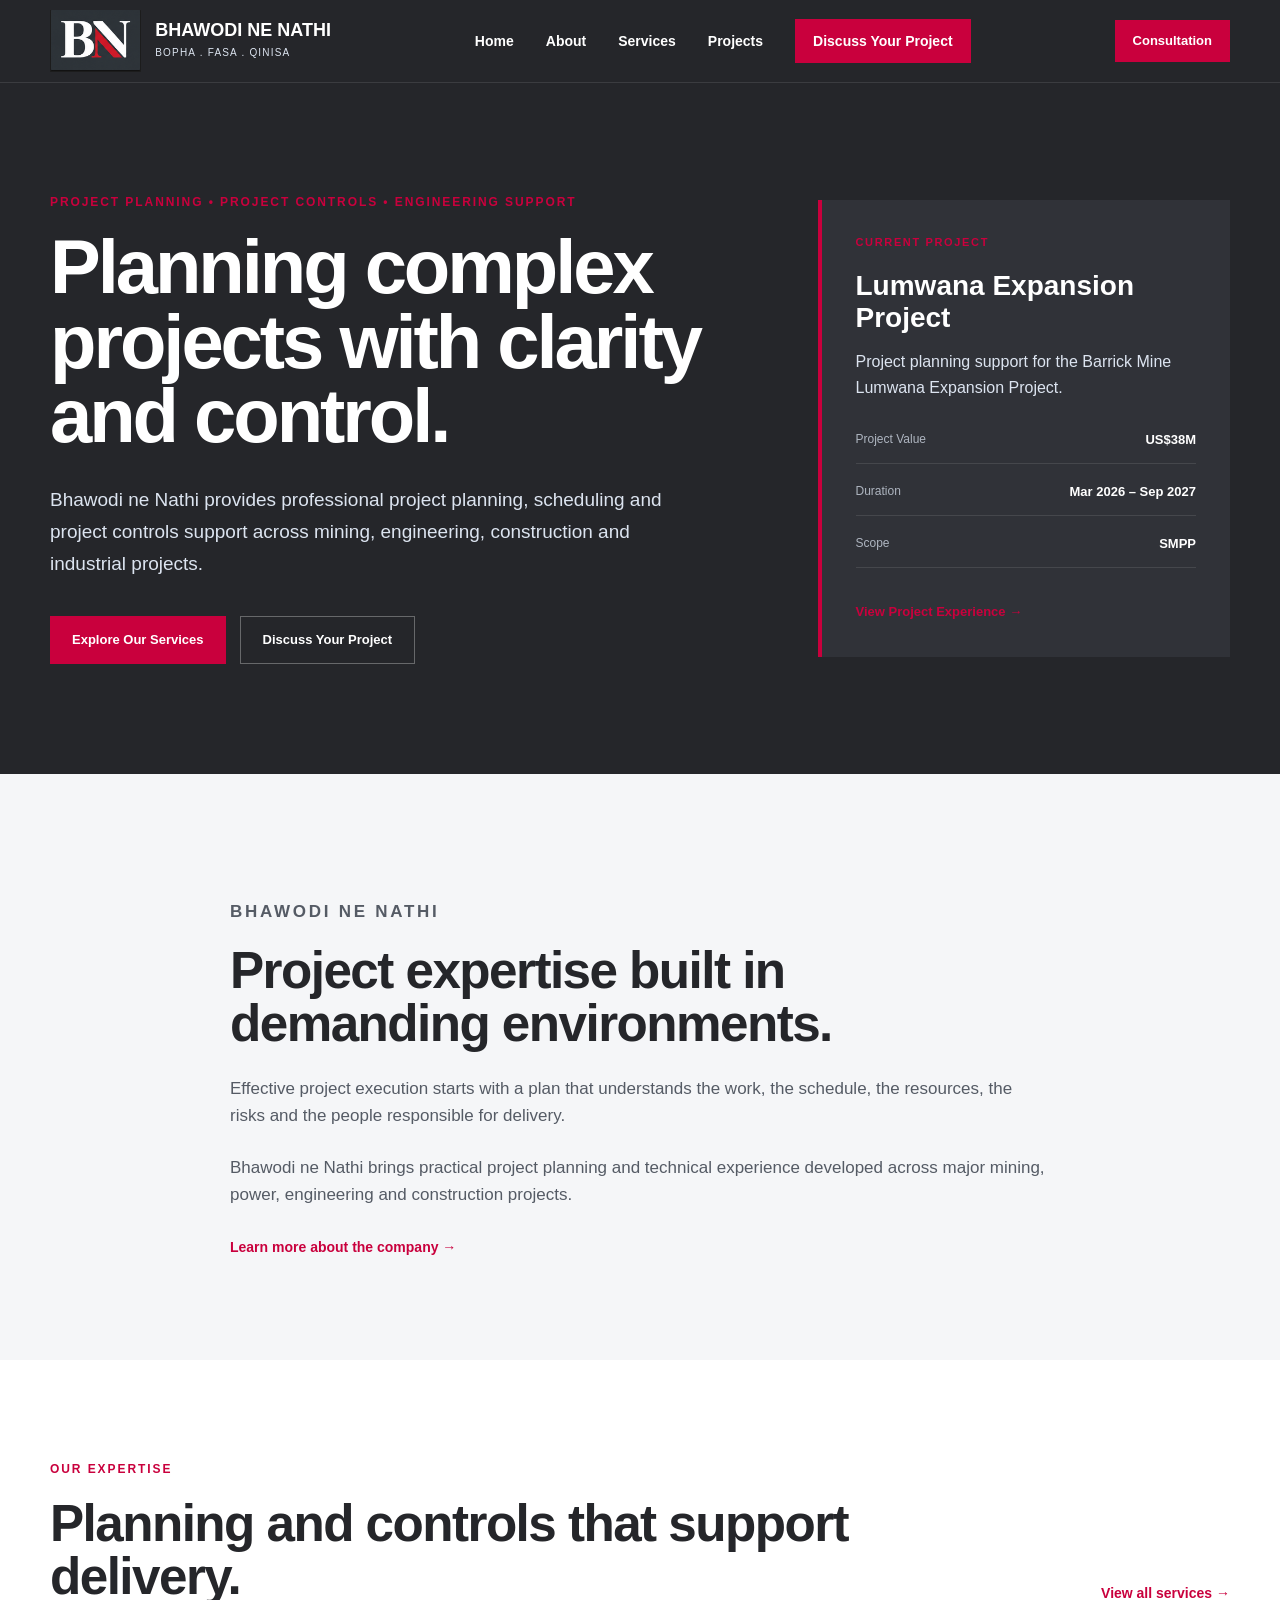
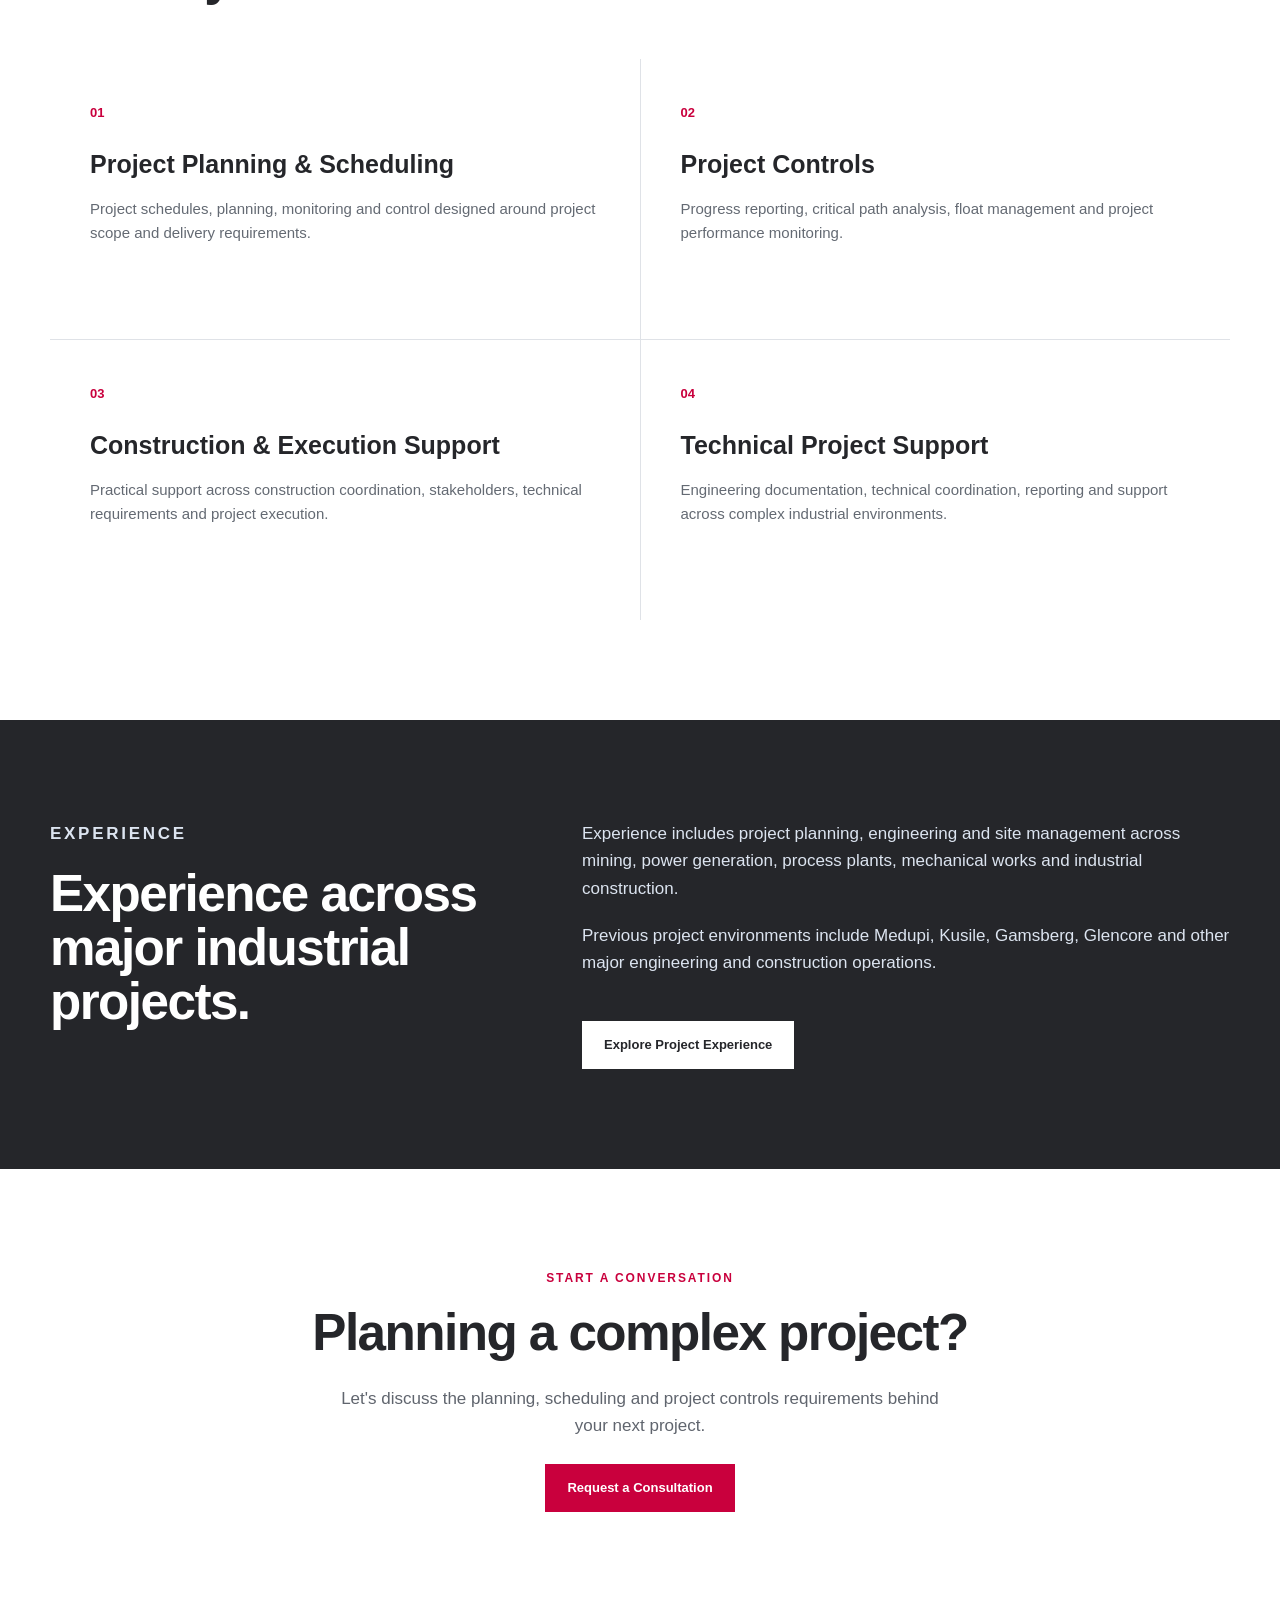
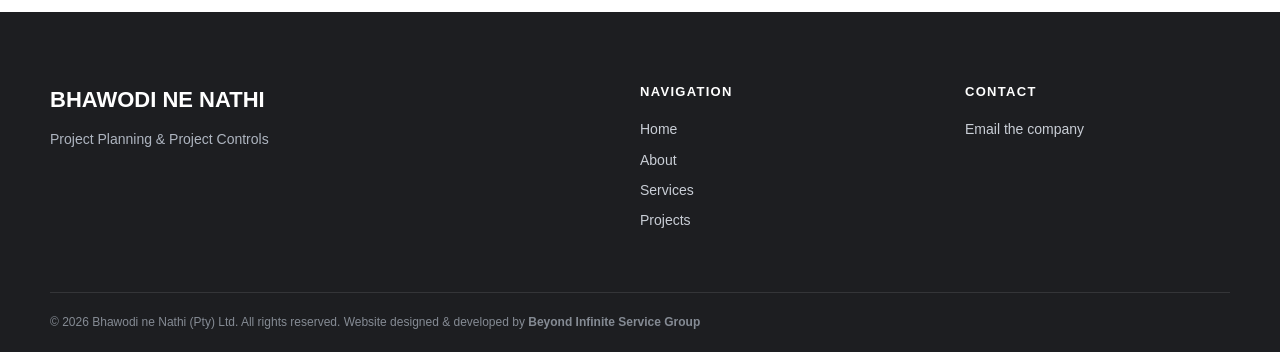
<file: index.html>
<!DOCTYPE html>
<html lang="en">
<head>
    <!-- Google tag (gtag.js) -->
    <script async src="https://www.googletagmanager.com/gtag/js?id=G-WDQGR4S6C7"></script>
    <script>
        window.dataLayer = window.dataLayer || [];
        function gtag(){dataLayer.push(arguments);}
        gtag('js', new Date());

        gtag('config', 'G-WDQGR4S6C7');
    </script>

    <meta charset="UTF-8">

    <meta
        name="viewport"
        content="width=device-width, initial-scale=1.0"
    >
    <link
        rel="icon"
        type="image/svg+xml"
        href="./favicon/logo.svg"
    >

    <link
        rel="canonical"
        href="https://www.bhawodinenathi.co.za/"
    >

    <title>Bhawodi ne Nathi | Project Planning & Project Controls</title>

    <meta
        name="description"
        content="Bhawodi ne Nathi provides project planning, scheduling, project controls and technical project support for mining, engineering and industrial construction projects."
    >

    <link rel="stylesheet" href="assets/css/style.css">
</head>

<body>

    <!-- =========================
         HEADER
    ========================== -->

    <header class="site-header">

        <div class="container nav-container">

            <a href="./" class="brand">
                <span class="brand-mark">
                    <img 
                        src="./assets/images/branding/logo.png" 
                        alt="Bhawodi ne Nathi" 
                        class="navbar-logo">
                </span>

                <span class="brand-text">
                    <strong>BHAWODI NE NATHI</strong>
                    <small>Bopha . Fasa . Qinisa</small>
                </span>
            </a>

            <button
                class="mobile-menu-toggle"
                type="button"
                aria-label="Open navigation"
                aria-expanded="false"
            >
                <span></span>
                <span></span>
                <span></span>
            </button>

            <nav class="main-nav" aria-label="Main navigation">

                <a href="./">Home</a>

                <a href="./about/">About</a>

                <a href="./services/">Services</a>

                <a href="./projects/">Projects</a>

                <a
                    href="./consultation/"
                    class="nav-cta"
                    data-track="consultation_cta"
                    data-location="home_page"
                >
                    Discuss Your Project
                </a>

            </nav>

            <a href="#consultation" 
                data-track="consultation_cta"
                data-location="services_page"
                class="nav-cta">
                Consultation
            </a>

        </div>

    </header>


    <main>

        <!-- =========================
             HERO
        ========================== -->

        <section class="hero">

            <div class="container hero-grid">

                <div class="hero-content">

                    <p class="eyebrow">
                        PROJECT PLANNING • PROJECT CONTROLS • ENGINEERING SUPPORT
                    </p>

                    <h1>
                        Planning complex projects
                        with clarity and control.
                    </h1>

                    <p class="hero-text">
                        Bhawodi ne Nathi provides professional project
                        planning, scheduling and project controls support
                        across mining, engineering, construction and
                        industrial projects.
                    </p>

                    <div class="hero-actions">

                        <a
                            href="./services/"
                            class="button button-primary"
                        >
                            Explore Our Services
                        </a>

                        <a
                            href="#consultation"
                            class="button button-secondary"
                            data-track="consultation_cta"
                            data-location="home_page"
                        >
                            Discuss Your Project
                        </a>

                    </div>

                </div>


                <!-- Current project feature -->

                <aside class="project-highlight">

                    <span class="project-label">
                        CURRENT PROJECT
                    </span>

                    <h2>
                        Lumwana Expansion Project
                    </h2>

                    <p>
                        Project planning support for the
                        Barrick Mine Lumwana Expansion Project.
                    </p>

                    <div class="project-meta">

                        <div>
                            <span>Project Value</span>
                            <strong>US$38M</strong>
                        </div>

                        <div>
                            <span>Duration</span>
                            <strong>Mar 2026 – Sep 2027</strong>
                        </div>

                        <div>
                            <span>Scope</span>
                            <strong>SMPP</strong>
                        </div>

                    </div>

                    <a href="./projects/">
                        View Project Experience →
                    </a>

                </aside>

            </div>

        </section>


        <!-- =========================
             INTRODUCTION
        ========================== -->

        <section class="section section-light">

            <div class="container narrow">

                <p class="eyebrow">
                    BHAWODI NE NATHI
                </p>

                <h2>
                    Project expertise built in
                    demanding environments.
                </h2>

                <p>
                    Effective project execution starts with a plan that
                    understands the work, the schedule, the resources,
                    the risks and the people responsible for delivery.
                </p>

                <p>
                    Bhawodi ne Nathi brings practical project planning
                    and technical experience developed across major
                    mining, power, engineering and construction projects.
                </p>

                <a href="./about/" class="text-link">
                    Learn more about the company →
                </a>

            </div>

        </section>


        <!-- =========================
             SERVICES
        ========================== -->

        <section class="section">

            <div class="container">

                <div class="section-heading">

                    <div>
                        <p class="eyebrow">
                            OUR EXPERTISE
                        </p>

                        <h2>
                            Planning and controls
                            that support delivery.
                        </h2>
                    </div>

                    <a
                        href="./services/"
                        class="text-link"
                    >
                        View all services →
                    </a>

                </div>


                <div class="service-grid">

                    <article class="service-card">

                        <span class="service-number">
                            01
                        </span>

                        <h3>
                            Project Planning &
                            Scheduling
                        </h3>

                        <p>
                            Project schedules, planning,
                            monitoring and control designed
                            around project scope and delivery
                            requirements.
                        </p>

                    </article>


                    <article class="service-card">

                        <span class="service-number">
                            02
                        </span>

                        <h3>
                            Project Controls
                        </h3>

                        <p>
                            Progress reporting, critical path
                            analysis, float management and
                            project performance monitoring.
                        </p>

                    </article>


                    <article class="service-card">

                        <span class="service-number">
                            03
                        </span>

                        <h3>
                            Construction &
                            Execution Support
                        </h3>

                        <p>
                            Practical support across construction
                            coordination, stakeholders, technical
                            requirements and project execution.
                        </p>

                    </article>


                    <article class="service-card">

                        <span class="service-number">
                            04
                        </span>

                        <h3>
                            Technical Project Support
                        </h3>

                        <p>
                            Engineering documentation, technical
                            coordination, reporting and support
                            across complex industrial environments.
                        </p>

                    </article>

                </div>

            </div>

        </section>


        <!-- =========================
             EXPERIENCE
        ========================== -->

        <section class="section section-dark">

            <div class="container">

                <div class="experience-grid">

                    <div>

                        <p class="eyebrow">
                            EXPERIENCE
                        </p>

                        <h2>
                            Experience across
                            major industrial projects.
                        </h2>

                    </div>

                    <div>

                        <p>
                            Experience includes project planning,
                            engineering and site management across
                            mining, power generation, process plants,
                            mechanical works and industrial construction.
                        </p>

                        <p>
                            Previous project environments include
                            Medupi, Kusile, Gamsberg, Glencore and
                            other major engineering and construction
                            operations.
                        </p>

                        <a
                            href="./projects/"
                            class="button button-light"
                        >
                            Explore Project Experience
                        </a>

                    </div>

                </div>

            </div>

        </section>


        <!-- =========================
             CONSULTATION CTA
        ========================== -->

        <section
            class="section consultation"
            id="consultation"
        >

            <div class="container consultation-inner">

                <p class="eyebrow">
                    START A CONVERSATION
                </p>

                <h2>
                    Planning a complex project?
                </h2>

                <p>
                    Let's discuss the planning, scheduling and
                    project controls requirements behind your
                    next project.
                </p>

                <a
                    href="mailto:info@bhawodinenathi.co.za"
                    class="button button-primary"
                >
                    Request a Consultation
                </a>

            </div>

        </section>

    </main>


    <!-- =========================
         FOOTER
    ========================== -->

    <footer class="site-footer">

        <div class="container footer-grid">

            <div>

                <div class="footer-brand">
                    BHAWODI NE NATHI
                </div>

                <p>
                    Project Planning & Project Controls
                </p>

            </div>

            <div>

                <h3>
                    Navigation
                </h3>

                <a href="./">Home</a>
                <a href="./about/">About</a>
                <a href="./services/">Services</a>
                <a href="./projects/">Projects</a>

            </div>

            <div>

                <h3>
                    Contact
                </h3>

                <a href="mailto:info@bhawodinenathi.co.za">
                    Email the company
                </a>

            </div>

        </div>

        <div class="container footer-bottom">

            <p>
                © 2026 Bhawodi ne Nathi (Pty) Ltd. All rights reserved.
                Website designed & developed by <a href="https://www.bisg.co.za/" target="_blank" data-track="developer_referral"
    data-location="footer" rel="noopener noreferrer"><strong>Beyond Infinite Service Group</strong></a>
            </p>

        </div>

    </footer>

<script src="./assets/js/main.js"></script>
</body>
</html>
</file>
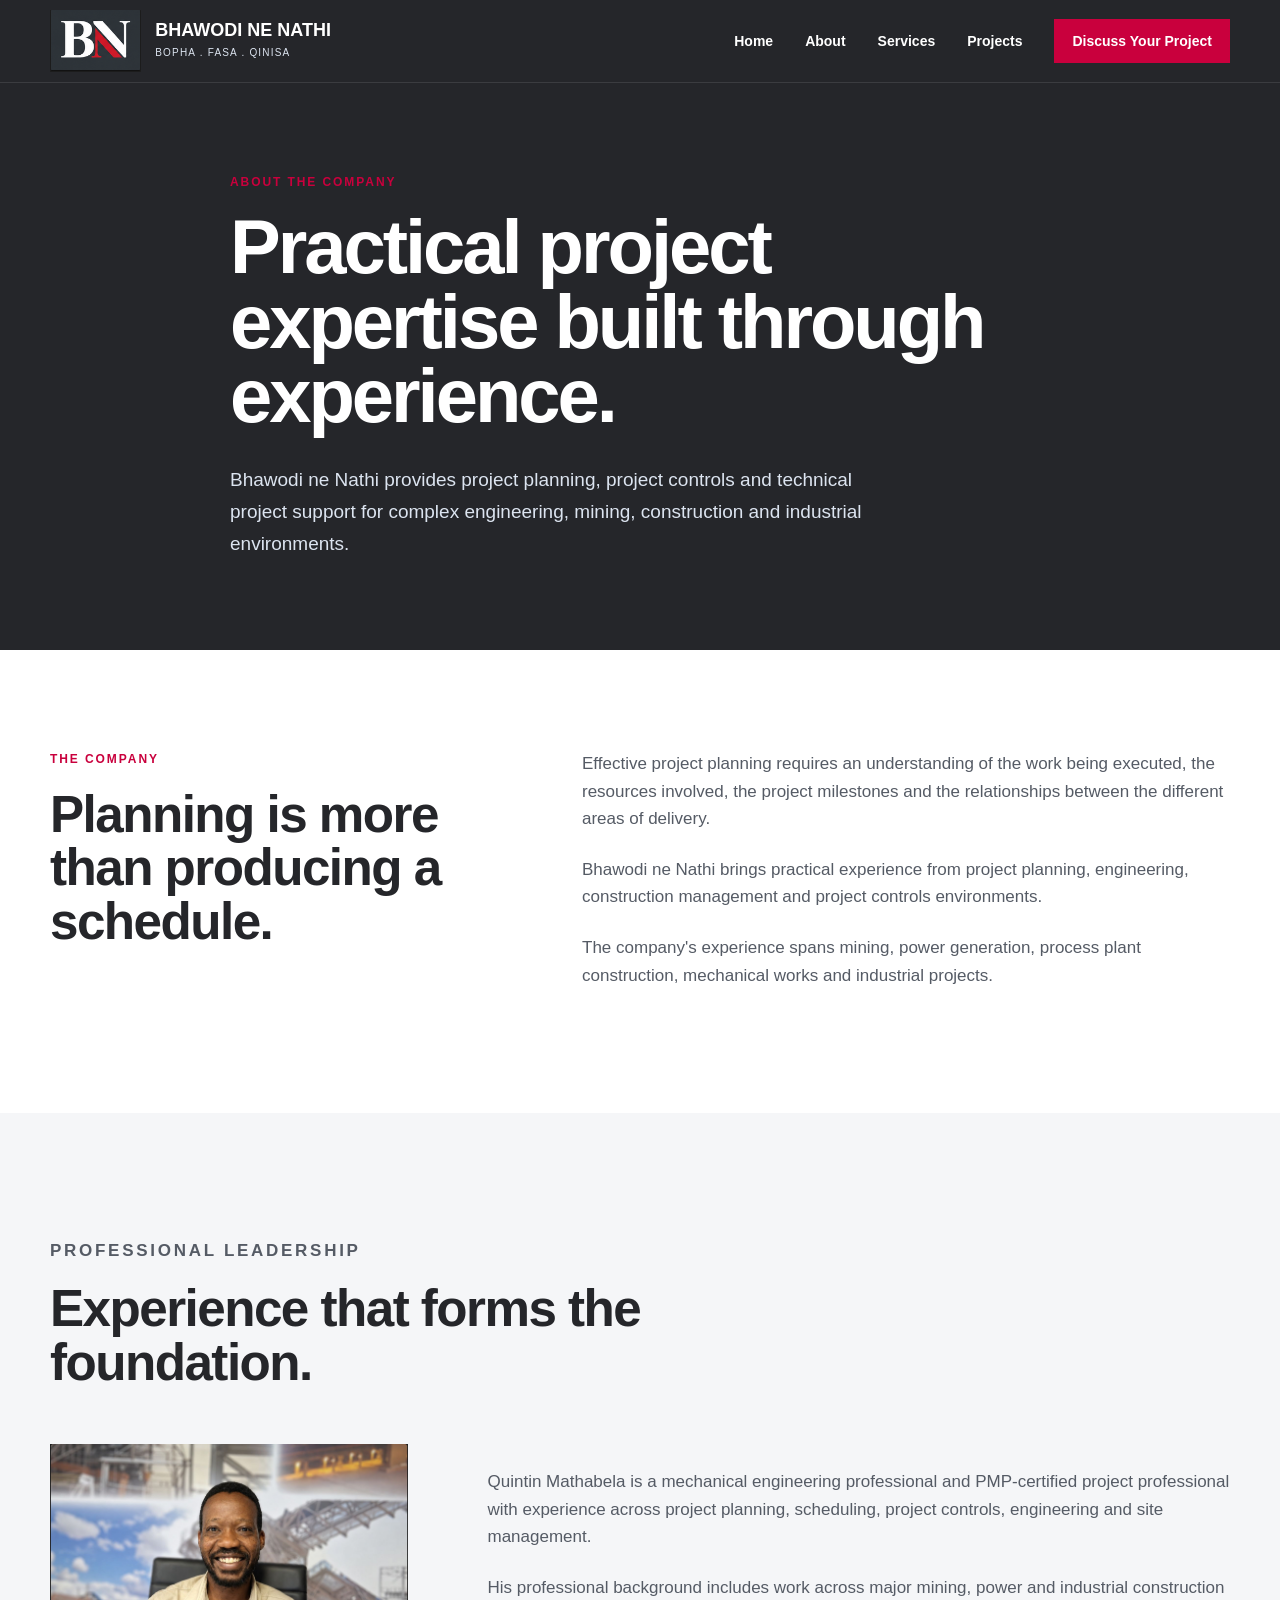
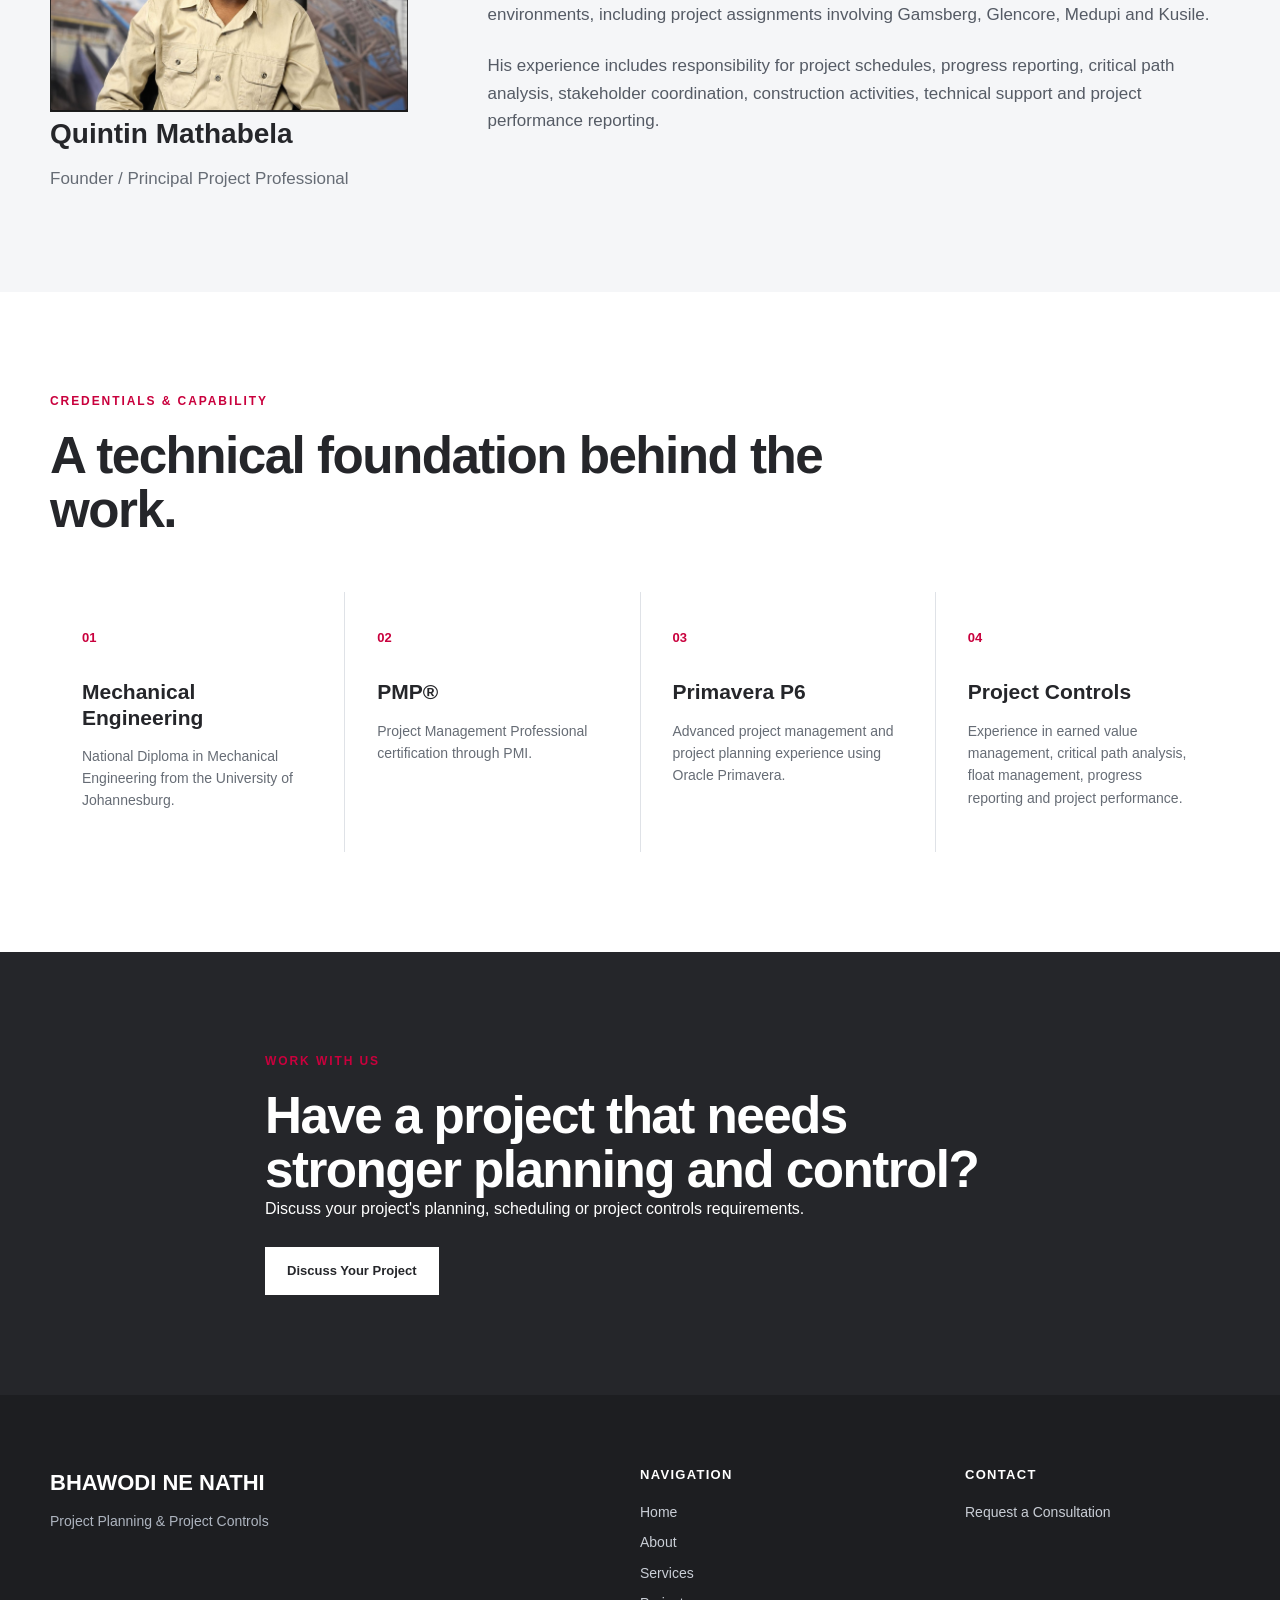
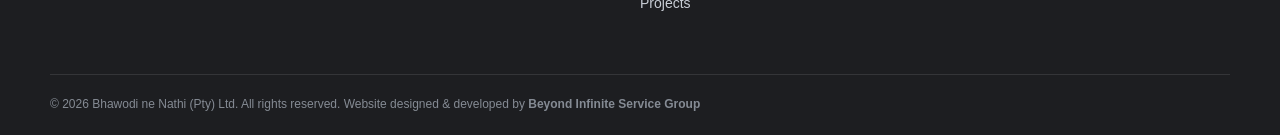
<file: about/index.html>
<!DOCTYPE html>
<html lang="en">
<head>
    <script async src="https://www.googletagmanager.com/gtag/js?id=G-WDQGR4S6C7"></script>
    <script>
        window.dataLayer = window.dataLayer || [];
        function gtag(){dataLayer.push(arguments);}
        gtag('js', new Date());

        gtag('config', 'G-WDQGR4S6C7');
    </script>
    <meta charset="UTF-8">

    <meta
        name="viewport"
        content="width=device-width, initial-scale=1.0"
    >

    <link
        rel="icon"
        type="image/svg+xml"
        href="../favicon/logo.svg"
    >

    <link
        rel="canonical"
        href="https://www.bhawodinenathi.co.za/about/"
    >

    <title>About | Bhawodi ne Nathi</title>

    <meta
        name="description"
        content="Learn about Bhawodi ne Nathi and the project planning, project controls and technical experience behind the business."
    >

    <link
        rel="stylesheet"
        href="../assets/css/style.css"
    >
</head>

<body>

    <!-- =========================
         HEADER
    ========================== -->

    <header class="site-header">

        <div class="container nav-container">

            <a href="../" class="brand">
                <span class="brand-mark">
                    <img 
                        src="../assets/images/branding/logo.png" 
                        alt="Bhawodi ne Nathi" 
                        class="navbar-logo">
                </span>

                <span class="brand-text">
                    <strong>BHAWODI NE NATHI</strong>
                    <small>Bopha . Fasa . Qinisa</small>
                </span>
            </a>

            <button
                class="mobile-menu-toggle"
                type="button"
                aria-label="Open navigation"
                aria-expanded="false"
            >
                <span></span>
                <span></span>
                <span></span>
            </button>

            <nav class="main-nav" aria-label="Main navigation">

                <a href="../">Home</a>

                <a href="../about/">About</a>

                <a href="../services/">Services</a>

                <a href="../projects/">Projects</a>

                <a
                    href="../consultation/"
                    class="nav-cta"
                    data-track="consultation_cta"
                    data-location="about_page"
                >
                    Discuss Your Project
                </a>

            </nav>

        </div>

    </header>


    <main>

        <!-- =========================
             PAGE HERO
        ========================== -->

        <section class="hero page-hero">

            <div class="container narrow">

                <p class="eyebrow">
                    ABOUT THE COMPANY
                </p>

                <h1>
                    Practical project expertise
                    built through experience.
                </h1>

                <p class="hero-text">
                    Bhawodi ne Nathi provides project planning,
                    project controls and technical project support
                    for complex engineering, mining, construction
                    and industrial environments.
                </p>

            </div>

        </section>


        <!-- =========================
             COMPANY
        ========================== -->

        <section class="section">

            <div class="container about-grid">

                <div>

                    <p class="eyebrow">
                        THE COMPANY
                    </p>

                    <h2>
                        Planning is more than
                        producing a schedule.
                    </h2>

                </div>

                <div class="about-copy">

                    <p>
                        Effective project planning requires an
                        understanding of the work being executed,
                        the resources involved, the project
                        milestones and the relationships between
                        the different areas of delivery.
                    </p>

                    <p>
                        Bhawodi ne Nathi brings practical experience
                        from project planning, engineering, construction
                        management and project controls environments.
                    </p>

                    <p>
                        The company's experience spans mining,
                        power generation, process plant construction,
                        mechanical works and industrial projects.
                    </p>

                </div>

            </div>

        </section>


        <!-- =========================
             PRINCIPAL
        ========================== -->

        <section class="section section-light">

            <div class="container">

                <div class="section-heading">

                    <div>

                        <p class="eyebrow">
                            PROFESSIONAL LEADERSHIP
                        </p>

                        <h2>
                            Experience that forms
                            the foundation.
                        </h2>

                    </div>

                </div>


                <div class="principal-grid">

                    <div class="principal-intro">

                        <span class="principal-image">
                            <img 
                            src="../assets/images/branding/director.png" 
                            alt="QM">
                        </span>

                        <h3>
                            Quintin Mathabela
                        </h3>

                        <p>
                            Founder / Principal Project Professional
                        </p>

                    </div>


                    <div class="principal-content">

                        <p>
                            Quintin Mathabela is a mechanical engineering
                            professional and PMP-certified project
                            professional with experience across project
                            planning, scheduling, project controls,
                            engineering and site management.
                        </p>

                        <p>
                            His professional background includes work
                            across major mining, power and industrial
                            construction environments, including
                            project assignments involving Gamsberg,
                            Glencore, Medupi and Kusile.
                        </p>

                        <p>
                            His experience includes responsibility for
                            project schedules, progress reporting,
                            critical path analysis, stakeholder
                            coordination, construction activities,
                            technical support and project performance
                            reporting.
                        </p>

                    </div>

                </div>

            </div>

        </section>


        <!-- =========================
             CREDENTIALS
        ========================== -->

        <section class="section">

            <div class="container">

                <p class="eyebrow">
                    CREDENTIALS & CAPABILITY
                </p>

                <h2>
                    A technical foundation
                    behind the work.
                </h2>


                <div class="credential-grid">

                    <article class="credential-card">

                        <span>01</span>

                        <h3>
                            Mechanical Engineering
                        </h3>

                        <p>
                            National Diploma in Mechanical Engineering
                            from the University of Johannesburg.
                        </p>

                    </article>


                    <article class="credential-card">

                        <span>02</span>

                        <h3>
                            PMP®
                        </h3>

                        <p>
                            Project Management Professional
                            certification through PMI.
                        </p>

                    </article>


                    <article class="credential-card">

                        <span>03</span>

                        <h3>
                            Primavera P6
                        </h3>

                        <p>
                            Advanced project management and project
                            planning experience using Oracle Primavera.
                        </p>

                    </article>


                    <article class="credential-card">

                        <span>04</span>

                        <h3>
                            Project Controls
                        </h3>

                        <p>
                            Experience in earned value management,
                            critical path analysis, float management,
                            progress reporting and project performance.
                        </p>

                    </article>

                </div>

            </div>

        </section>


        <!-- =========================
             CTA
        ========================== -->

        <section class="section section-dark">

            <div class="container consultation-inner">

                <p class="eyebrow">
                    WORK WITH US
                </p>

                <h2>
                    Have a project that needs
                    stronger planning and control?
                </h2>

                <p>
                    Discuss your project's planning,
                    scheduling or project controls requirements.
                </p>

                <a
                    href="/#consultation"
                    class="button button-light"
                    data-track="consultation_cta"
                    data-location="about_page"
                >
                    Discuss Your Project
                </a>

            </div>

        </section>

    </main>


    <!-- =========================
         FOOTER
    ========================== -->

    <footer class="site-footer">

        <div class="container footer-grid">

            <div>

                <div class="footer-brand">
                    BHAWODI NE NATHI
                </div>

                <p>
                    Project Planning & Project Controls
                </p>

            </div>

            <div>

                <h3>Navigation</h3>

                <a href="../">Home</a>

                <a href="../about/">About</a>

                <a href="../services/">Services</a>

                <a href="../projects/">Projects</a>


            </div>

            <div>

                <h3>Contact</h3>

                
                <a href="../#consultation">
                    Request a Consultation
                </a>

            </div>

        </div>

        <div class="container footer-bottom">

            <p>
                © 2026 Bhawodi ne Nathi (Pty) Ltd. All rights reserved.
                Website designed & developed by <a href="https://www.bisg.co.za/" target="_blank" data-track="developer_referral"
    data-location="footer" rel="noopener noreferrer"><strong>Beyond Infinite Service Group</strong></a>
            </p>

        </div>

    </footer>
<script src="../assets/js/main.js"></script>
</body>
</html>
</file>
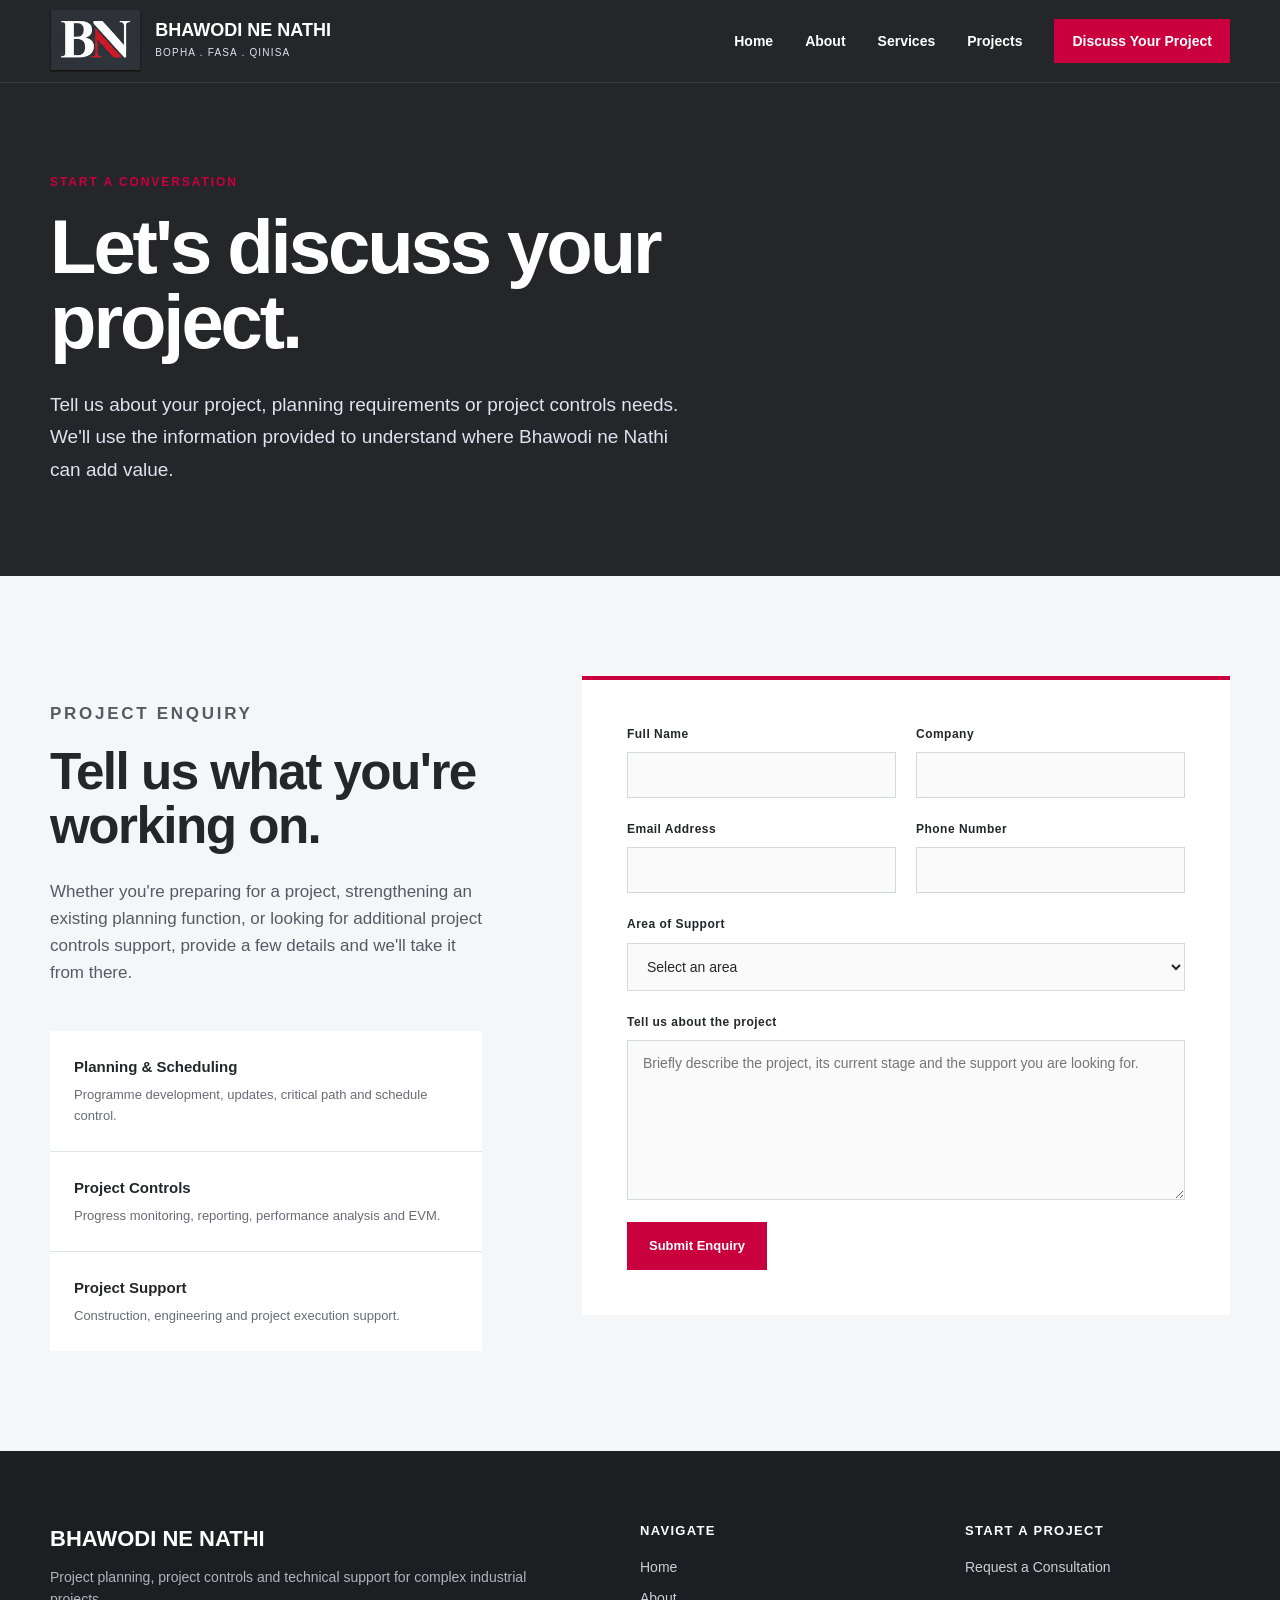
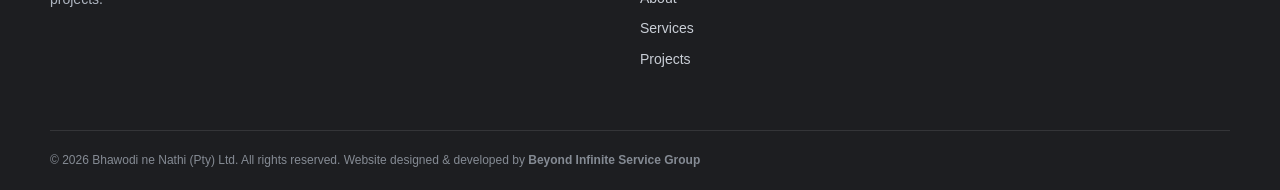
<file: consultation/index.html>
<!DOCTYPE html>
<html lang="en">
<head>
    <script async src="https://www.googletagmanager.com/gtag/js?id=G-WDQGR4S6C7"></script>
    <script>
        window.dataLayer = window.dataLayer || [];
        function gtag(){dataLayer.push(arguments);}
        gtag('js', new Date());

        gtag('config', 'G-WDQGR4S6C7');
    </script>
    
    <meta charset="UTF-8">

    <meta
        name="viewport"
        content="width=device-width, initial-scale=1.0"
    >

    <link
        rel="icon"
        type="image/svg+xml"
        href="../favicon/logo.svg"
    >

    <link
        rel="canonical"
        href="https://www.bhawodinenathi.co.za/consultation/"
    >

    <title>Request a Consultation | BHAWODI NE NATHI</title>

    <meta
        name="description"
        content="Discuss your project planning, scheduling, project controls or technical support requirements with Bhawodi ne Nathi."
    >

    <link rel="stylesheet" href="../assets/css/style.css">
</head>

<body>

<header class="site-header">

    <div class="container nav-container">

        <a href="../" class="brand">
            <span class="brand-mark">
                    <img 
                        src="../assets/images/branding/logo.png" 
                        alt="Bhawodi ne Nathi" 
                        class="navbar-logo">
                </span>

            <span class="brand-text">
                <strong>BHAWODI NE NATHI</strong>
                <small>Bopha . Fasa . Qinisa</small>
            </span>
        </a>

        <button
            class="mobile-menu-toggle"
            type="button"
            aria-label="Open navigation"
            aria-expanded="false"
        >
            <span></span>
            <span></span>
            <span></span>
        </button>

        <nav class="main-nav" aria-label="Main navigation">

            <a href="../">Home</a>

            <a href="../about/">About</a>

            <a href="../services/">Services</a>

            <a href="../projects/">Projects</a>

            <a
                href="../consultation/"
                class="nav-cta"
                data-track="consultation_cta"
                data-location="consultation_page"
            >
                Discuss Your Project
            </a>

        </nav>

    </div>

</header>


<main>

    <!-- PAGE HERO -->

    <section class="hero page-hero">

        <div class="container">

            <p class="eyebrow">
                Start a Conversation
            </p>

            <h1>
                Let's discuss your project.
            </h1>

            <p class="hero-text">
                Tell us about your project, planning requirements or
                project controls needs. We'll use the information
                provided to understand where Bhawodi ne Nathi can add
                value.
            </p>

        </div>

    </section>


    <!-- ENQUIRY FORM -->

    <section class="section section-light">

        <div class="container">

            <div class="consultation-grid">

                <div class="consultation-intro">

                    <p class="eyebrow">
                        Project Enquiry
                    </p>

                    <h2>
                        Tell us what you're working on.
                    </h2>

                    <p>
                        Whether you're preparing for a project,
                        strengthening an existing planning function,
                        or looking for additional project controls
                        support, provide a few details and we'll take
                        it from there.
                    </p>

                    <div class="consultation-points">

                        <div>
                            <strong>Planning & Scheduling</strong>
                            <span>
                                Programme development, updates,
                                critical path and schedule control.
                            </span>
                        </div>

                        <div>
                            <strong>Project Controls</strong>
                            <span>
                                Progress monitoring, reporting,
                                performance analysis and EVM.
                            </span>
                        </div>

                        <div>
                            <strong>Project Support</strong>
                            <span>
                                Construction, engineering and
                                project execution support.
                            </span>
                        </div>

                    </div>

                </div>


                <div class="form-wrapper">

                    <form
                        id="consultation-form"
                        class="consultation-form"
                        action="https://formspree.io/f/xvkobawp"
                        method="POST"
                    >

                    <input
                        type="hidden"
                        name="_subject"
                        value="Website Consultation Enquiry"
                    >

                        <div class="form-row">

                            <div class="form-group">

                                <label for="name">
                                    Full Name
                                </label>

                                <input
                                    type="text"
                                    id="name"
                                    name="name"
                                    autocomplete="name"
                                    required
                                >

                                <small class="form-error"></small>

                            </div>


                            <div class="form-group">

                                <label for="company">
                                    Company
                                </label>

                                <input
                                    type="text"
                                    id="company"
                                    name="company"
                                    autocomplete="organization"
                                    required
                                >

                                <small class="form-error"></small>

                            </div>

                        </div>


                        <div class="form-row">

                            <div class="form-group">

                                <label for="email">
                                    Email Address
                                </label>

                                <input
                                    type="email"
                                    id="email"
                                    name="email"
                                    autocomplete="email"
                                    required
                                >

                                <small class="form-error"></small>

                            </div>


                            <div class="form-group">

                                <label for="phone">
                                    Phone Number
                                </label>

                                <input
                                    type="tel"
                                    id="phone"
                                    name="phone"
                                    autocomplete="tel"
                                >

                            </div>

                        </div>


                        <div class="form-group">

                            <label for="service">
                                Area of Support
                            </label>

                            <select
                                id="service"
                                name="service"
                                required
                            >

                                <option value="">
                                    Select an area
                                </option>

                                <option value="planning">
                                    Project Planning & Scheduling
                                </option>

                                <option value="controls">
                                    Project Controls & Progress Monitoring
                                </option>

                                <option value="execution">
                                    Construction & Project Execution Support
                                </option>

                                <option value="technical">
                                    Technical & Engineering Project Support
                                </option>

                                <option value="other">
                                    Other / General Enquiry
                                </option>

                            </select>

                            <small class="form-error"></small>

                        </div>


                        <div class="form-group">

                            <label for="project">
                                Tell us about the project
                            </label>

                            <textarea
                                id="project"
                                name="project"
                                rows="7"
                                placeholder="Briefly describe the project, its current stage and the support you are looking for."
                                required
                            ></textarea>

                            <small class="form-error"></small>

                        </div>


                        <button
                            type="submit"
                            class="button button-primary form-submit"
                        >
                            Submit Enquiry
                        </button>


                        <div
                            id="form-status"
                            class="form-status"
                            role="status"
                            aria-live="polite"
                        ></div>

                    </form>

                </div>

            </div>

        </div>

    </section>

</main>


<footer class="site-footer">

    <div class="container footer-grid">

        <div>

            <div class="footer-brand">
                BHAWODI NE NATHI
            </div>

            <p>
                Project planning, project controls and technical
                support for complex industrial projects.
            </p>

        </div>


        <div>

            <h3>Navigate</h3>

            <a href="../">Home</a>
            <a href="../about/">About</a>
            <a href="../services/">Services</a>
            <a href="../projects/">Projects</a>

        </div>


        <div>

            <h3>Start a Project</h3>

            <a href="../consultation/"
                data-track="consultation_cta"
                data-location="consultation_page"
            >
                Request a Consultation
            </a>

        </div>

    </div>


    <div class="container footer-bottom">

        <p>
            © 2026 Bhawodi ne Nathi (Pty) Ltd. All rights reserved.
                Website designed & developed by <a href="https://www.bisg.co.za/" target="_blank" data-track="developer_referral"
    data-location="footer"rel="noopener noreferrer"><strong>Beyond Infinite Service Group</strong></a>
        </p>

    </div>

</footer>


<script src="../assets/js/main.js"></script>

</body>
</html>
</file>
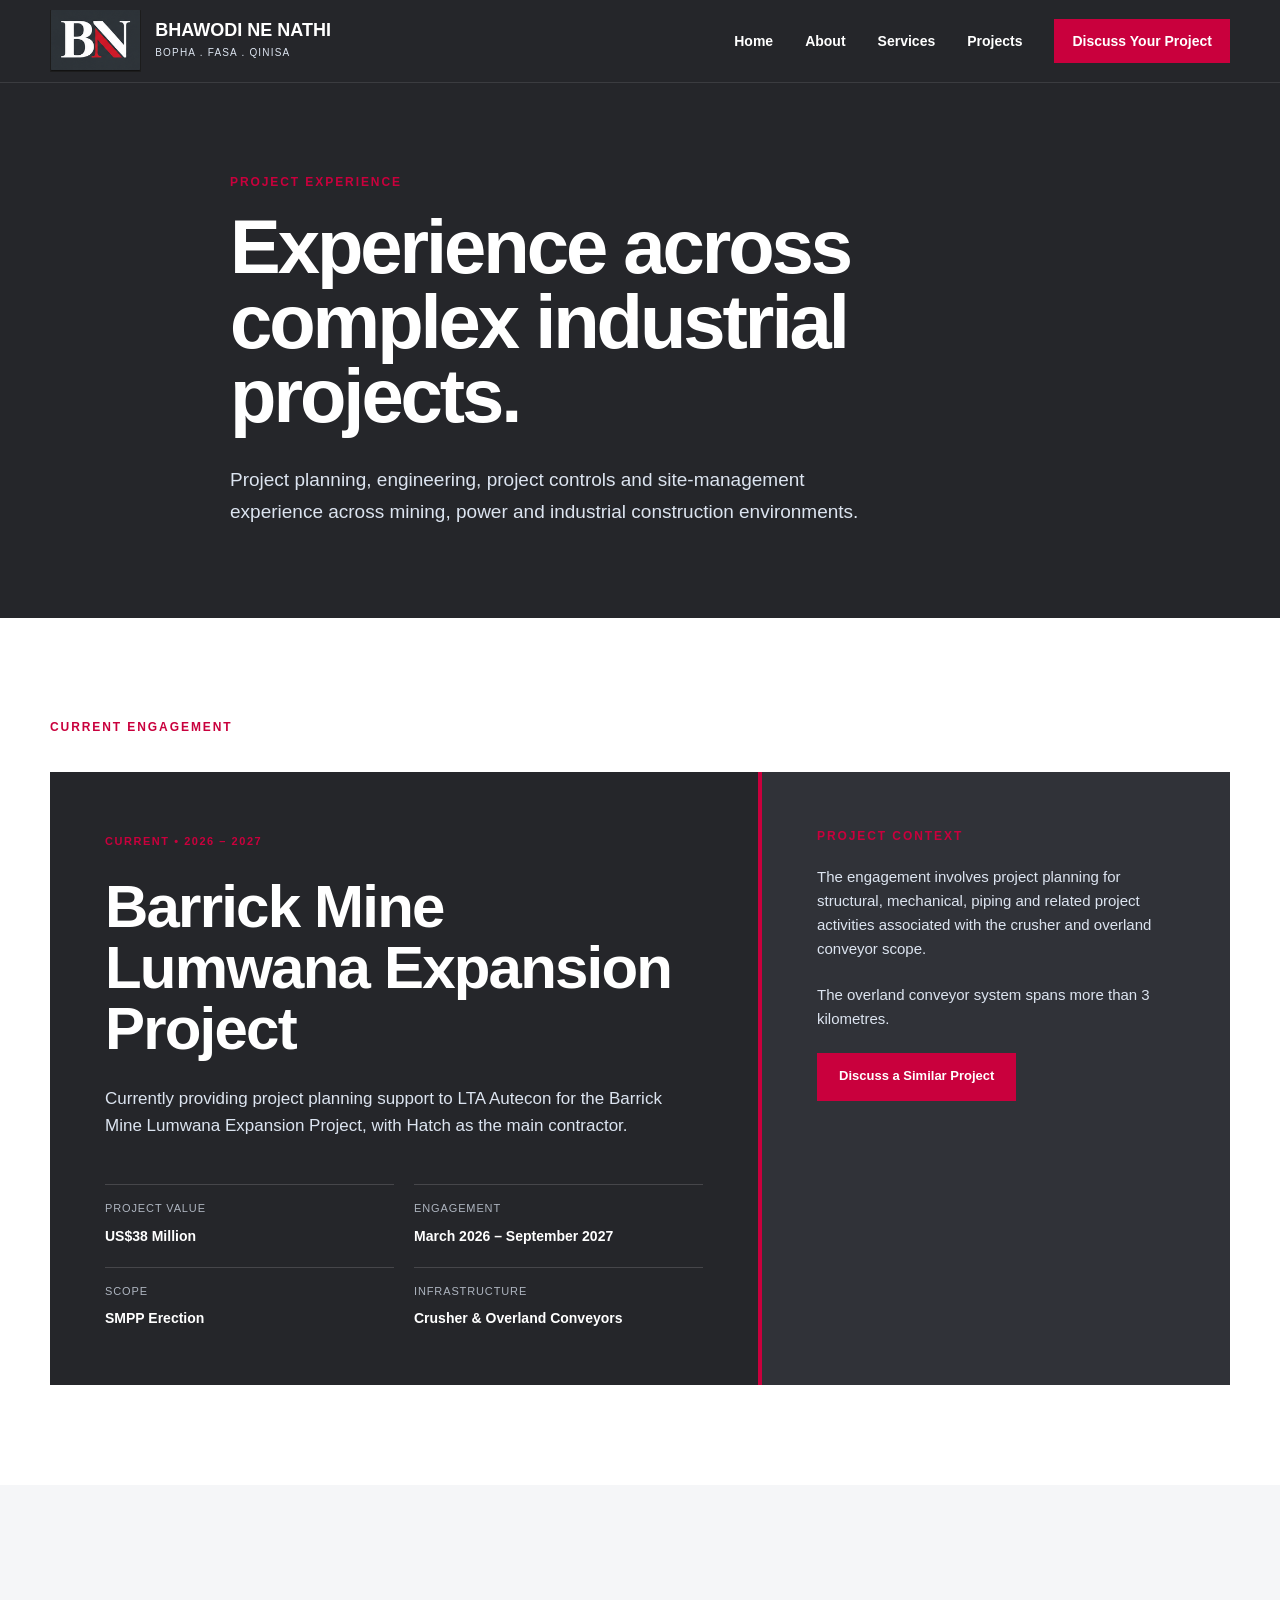
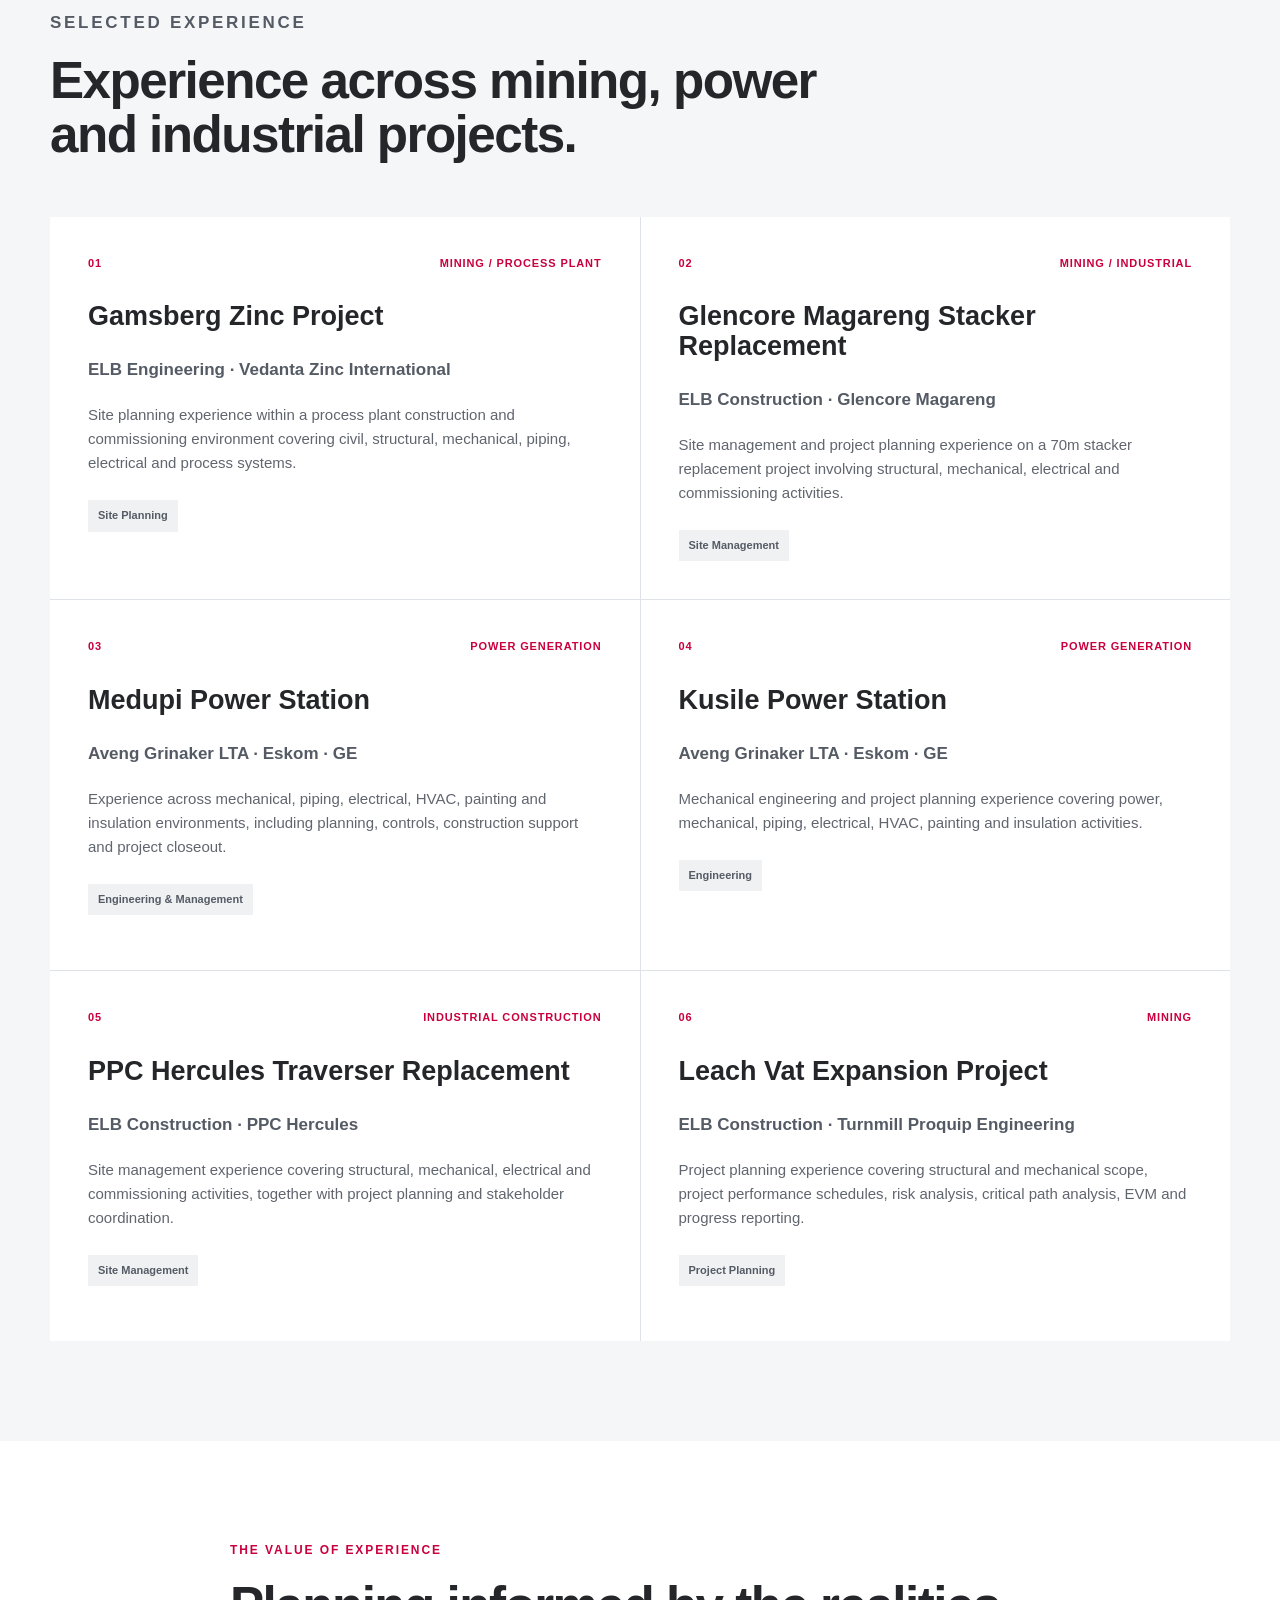
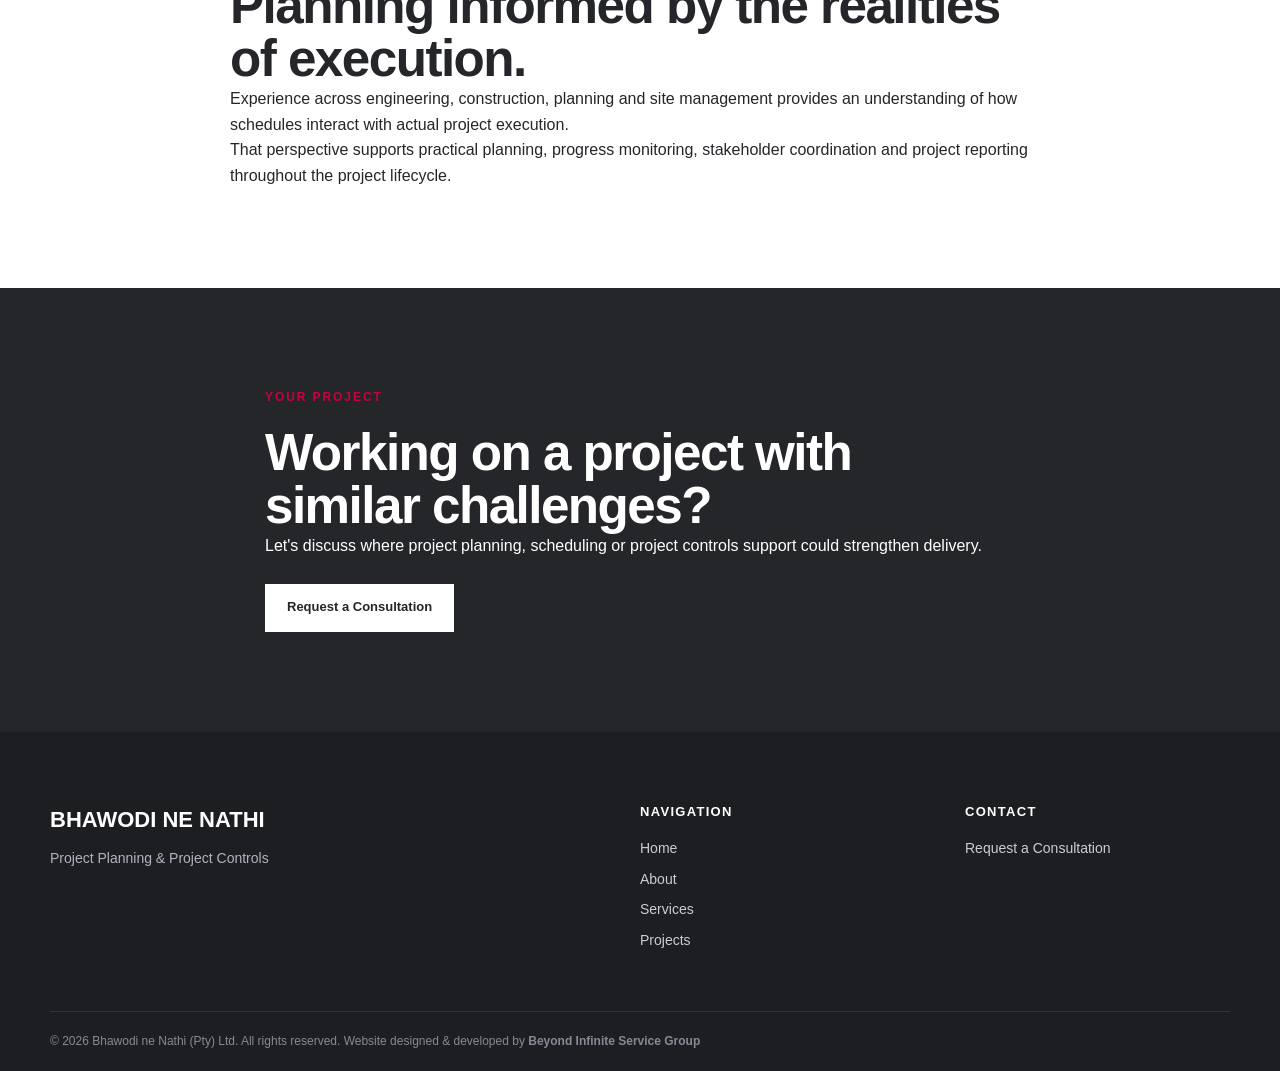
<file: projects/index.html>
<!DOCTYPE html>
<html lang="en">
<head>
    <script async src="https://www.googletagmanager.com/gtag/js?id=G-WDQGR4S6C7"></script>
    <script>
        window.dataLayer = window.dataLayer || [];
        function gtag(){dataLayer.push(arguments);}
        gtag('js', new Date());

        gtag('config', 'G-WDQGR4S6C7');
    </script>
    <meta charset="UTF-8">

    <meta
        name="viewport"
        content="width=device-width, initial-scale=1.0"
    >

    <link
        rel="icon"
        type="image/svg+xml"
        href="../favicon/logo.svg"
    >

    <link
        rel="canonical"
        href="https://www.bhawodinenathi.co.za/projects/"
    >

    <title>Project Experience | Bhawodi ne Nathi</title>

    <meta
        name="description"
        content="Explore project experience across mining, power generation, process plant construction, mechanical engineering and industrial projects."
    >

    <link
        rel="stylesheet"
        href="../assets/css/style.css"
    >
</head>

<body>

    <!-- =========================
         HEADER
    ========================== -->

    <header class="site-header">

        <div class="container nav-container">

            <a href="../" class="brand">
                <span class="brand-mark">
                    <img 
                        src="../assets/images/branding/logo.png" 
                        alt="Bhawodi ne Nathi" 
                        class="navbar-logo">
                </span>

                <span class="brand-text">
                    <strong>BHAWODI NE NATHI</strong>
                    <small>Bopha . Fasa . Qinisa</small>
                </span>
            </a>

            <button
                class="mobile-menu-toggle"
                type="button"
                aria-label="Open navigation"
                aria-expanded="false"
            >
                <span></span>
                <span></span>
                <span></span>
            </button>

            <nav class="main-nav" aria-label="Main navigation">

                <a href="../">Home</a>

                <a href="../about/">About</a>

                <a href="../services/">Services</a>

                <a href="../projects/">Projects</a>

                <a
                    href="../consultation/"
                    class="nav-cta"
                    data-track="consultation_cta"
                    data-location="projects_page"
                >
                    Discuss Your Project
                </a>

            </nav>

        </div>

    </header>


    <main>

        <!-- =========================
             HERO
        ========================== -->

        <section class="hero page-hero">

            <div class="container narrow">

                <p class="eyebrow">
                    PROJECT EXPERIENCE
                </p>

                <h1>
                    Experience across
                    complex industrial projects.
                </h1>

                <p class="hero-text">
                    Project planning, engineering, project controls
                    and site-management experience across mining,
                    power and industrial construction environments.
                </p>

            </div>

        </section>


        <!-- =========================
             CURRENT PROJECT
        ========================== -->

        <section class="section">

            <div class="container">

                <p class="eyebrow">
                    CURRENT ENGAGEMENT
                </p>

                <div class="featured-project">

                    <div class="featured-project-main">

                        <span class="project-status">
                            CURRENT • 2026 – 2027
                        </span>

                        <h2>
                            Barrick Mine
                            Lumwana Expansion Project
                        </h2>

                        <p class="featured-project-description">
                            Currently providing project planning
                            support to LTA Autecon for the Barrick
                            Mine Lumwana Expansion Project, with Hatch
                            as the main contractor.
                        </p>

                        <div class="project-scope">

                            <div>
                                <span>Project Value</span>
                                <strong>US$38 Million</strong>
                            </div>

                            <div>
                                <span>Engagement</span>
                                <strong>
                                    March 2026 – September 2027
                                </strong>
                            </div>

                            <div>
                                <span>Scope</span>
                                <strong>
                                    SMPP Erection
                                </strong>
                            </div>

                            <div>
                                <span>Infrastructure</span>
                                <strong>
                                    Crusher & Overland Conveyors
                                </strong>
                            </div>

                        </div>

                    </div>


                    <div class="featured-project-side">

                        <p class="eyebrow">
                            PROJECT CONTEXT
                        </p>

                        <p>
                            The engagement involves project planning
                            for structural, mechanical, piping and
                            related project activities associated with
                            the crusher and overland conveyor scope.
                        </p>

                        <p>
                            The overland conveyor system spans more
                            than 3 kilometres.
                        </p>

                        <a
                            href="/#consultation"
                            class="button button-primary"
                        >
                            Discuss a Similar Project
                        </a>

                    </div>

                </div>

            </div>

        </section>


        <!-- =========================
             SELECTED EXPERIENCE
        ========================== -->

        <section class="section section-light">

            <div class="container">

                <div class="section-heading">

                    <div>

                        <p class="eyebrow">
                            SELECTED EXPERIENCE
                        </p>

                        <h2>
                            Experience across mining,
                            power and industrial projects.
                        </h2>

                    </div>

                </div>


                <div class="project-list">


                    <!-- GAMSBERG -->

                    <article class="project-card">

                        <div class="project-card-header">

                            <span>
                                01
                            </span>

                            <span>
                                Mining / Process Plant
                            </span>

                        </div>

                        <h3>
                            Gamsberg Zinc Project
                        </h3>

                        <p class="project-client">
                            ELB Engineering · Vedanta Zinc International
                        </p>

                        <p>
                            Site planning experience within a process
                            plant construction and commissioning
                            environment covering civil, structural,
                            mechanical, piping, electrical and process
                            systems.
                        </p>

                        <span class="project-role">
                            Site Planning
                        </span>

                    </article>


                    <!-- GLENCORE -->

                    <article class="project-card">

                        <div class="project-card-header">

                            <span>
                                02
                            </span>

                            <span>
                                Mining / Industrial
                            </span>

                        </div>

                        <h3>
                            Glencore Magareng
                            Stacker Replacement
                        </h3>

                        <p class="project-client">
                            ELB Construction · Glencore Magareng
                        </p>

                        <p>
                            Site management and project planning
                            experience on a 70m stacker replacement
                            project involving structural, mechanical,
                            electrical and commissioning activities.
                        </p>

                        <span class="project-role">
                            Site Management
                        </span>

                    </article>


                    <!-- MEDUPI -->

                    <article class="project-card">

                        <div class="project-card-header">

                            <span>
                                03
                            </span>

                            <span>
                                Power Generation
                            </span>

                        </div>

                        <h3>
                            Medupi Power Station
                        </h3>

                        <p class="project-client">
                            Aveng Grinaker LTA · Eskom · GE
                        </p>

                        <p>
                            Experience across mechanical, piping,
                            electrical, HVAC, painting and insulation
                            environments, including planning, controls,
                            construction support and project closeout.
                        </p>

                        <span class="project-role">
                            Engineering & Management
                        </span>

                    </article>


                    <!-- KUSILE -->

                    <article class="project-card">

                        <div class="project-card-header">

                            <span>
                                04
                            </span>

                            <span>
                                Power Generation
                            </span>

                        </div>

                        <h3>
                            Kusile Power Station
                        </h3>

                        <p class="project-client">
                            Aveng Grinaker LTA · Eskom · GE
                        </p>

                        <p>
                            Mechanical engineering and project
                            planning experience covering power,
                            mechanical, piping, electrical, HVAC,
                            painting and insulation activities.
                        </p>

                        <span class="project-role">
                            Engineering
                        </span>

                    </article>


                    <!-- HERCULES -->

                    <article class="project-card">

                        <div class="project-card-header">

                            <span>
                                05
                            </span>

                            <span>
                                Industrial Construction
                            </span>

                        </div>

                        <h3>
                            PPC Hercules Traverser
                            Replacement
                        </h3>

                        <p class="project-client">
                            ELB Construction · PPC Hercules
                        </p>

                        <p>
                            Site management experience covering
                            structural, mechanical, electrical and
                            commissioning activities, together with
                            project planning and stakeholder
                            coordination.
                        </p>

                        <span class="project-role">
                            Site Management
                        </span>

                    </article>


                    <!-- LEACH VAT -->

                    <article class="project-card">

                        <div class="project-card-header">

                            <span>
                                06
                            </span>

                            <span>
                                Mining
                            </span>

                        </div>

                        <h3>
                            Leach Vat Expansion Project
                        </h3>

                        <p class="project-client">
                            ELB Construction · Turnmill Proquip Engineering
                        </p>

                        <p>
                            Project planning experience covering
                            structural and mechanical scope, project
                            performance schedules, risk analysis,
                            critical path analysis, EVM and progress
                            reporting.
                        </p>

                        <span class="project-role">
                            Project Planning
                        </span>

                    </article>

                </div>

            </div>

        </section>


        <!-- =========================
             EXPERIENCE STATEMENT
        ========================== -->

        <section class="section">

            <div class="container narrow">

                <p class="eyebrow">
                    THE VALUE OF EXPERIENCE
                </p>

                <h2>
                    Planning informed by
                    the realities of execution.
                </h2>

                <p>
                    Experience across engineering, construction,
                    planning and site management provides an
                    understanding of how schedules interact with
                    actual project execution.
                </p>

                <p>
                    That perspective supports practical planning,
                    progress monitoring, stakeholder coordination
                    and project reporting throughout the project
                    lifecycle.
                </p>

            </div>

        </section>


        <!-- =========================
             CONSULTATION CTA
        ========================== -->

        <section class="section section-dark">

            <div class="container consultation-inner">

                <p class="eyebrow">
                    YOUR PROJECT
                </p>

                <h2>
                    Working on a project
                    with similar challenges?
                </h2>

                <p>
                    Let's discuss where project planning,
                    scheduling or project controls support
                    could strengthen delivery.
                </p>

                <a
                    href="../#consultation"
                    class="button button-light"
                >
                    Request a Consultation
                </a>

            </div>

        </section>

    </main>


    <!-- =========================
         FOOTER
    ========================== -->

    <footer class="site-footer">

        <div class="container footer-grid">

            <div>

                <div class="footer-brand">
                    BHAWODI NE NATHI
                </div>

                <p>
                    Project Planning & Project Controls
                </p>

            </div>

            <div>

                <h3>Navigation</h3>

                <a href="../">Home</a>
                <a href="../about/">About</a>
                <a href="../services/">Services</a>
                <a href="../projects/">Projects</a>

            </div>

            <div>

                <h3>Contact</h3>

                <a href="../#consultation"
                    data-track="consultation_cta"
                    data-location="projects_page"
                >
                    Request a Consultation
                </a>

            </div>

        </div>

        <div class="container footer-bottom">

            <p>
                © 2026 Bhawodi ne Nathi (Pty) Ltd. All rights reserved.
                Website designed & developed by <a href="https://www.bisg.co.za/" target="_blank" data-track="developer_referral"
    data-location="footer" rel="noopener noreferrer"><strong>Beyond Infinite Service Group</strong></a>
            </p>

        </div>

    </footer>

<script src="../assets/js/main.js"></script>
</body>
</html>
</file>
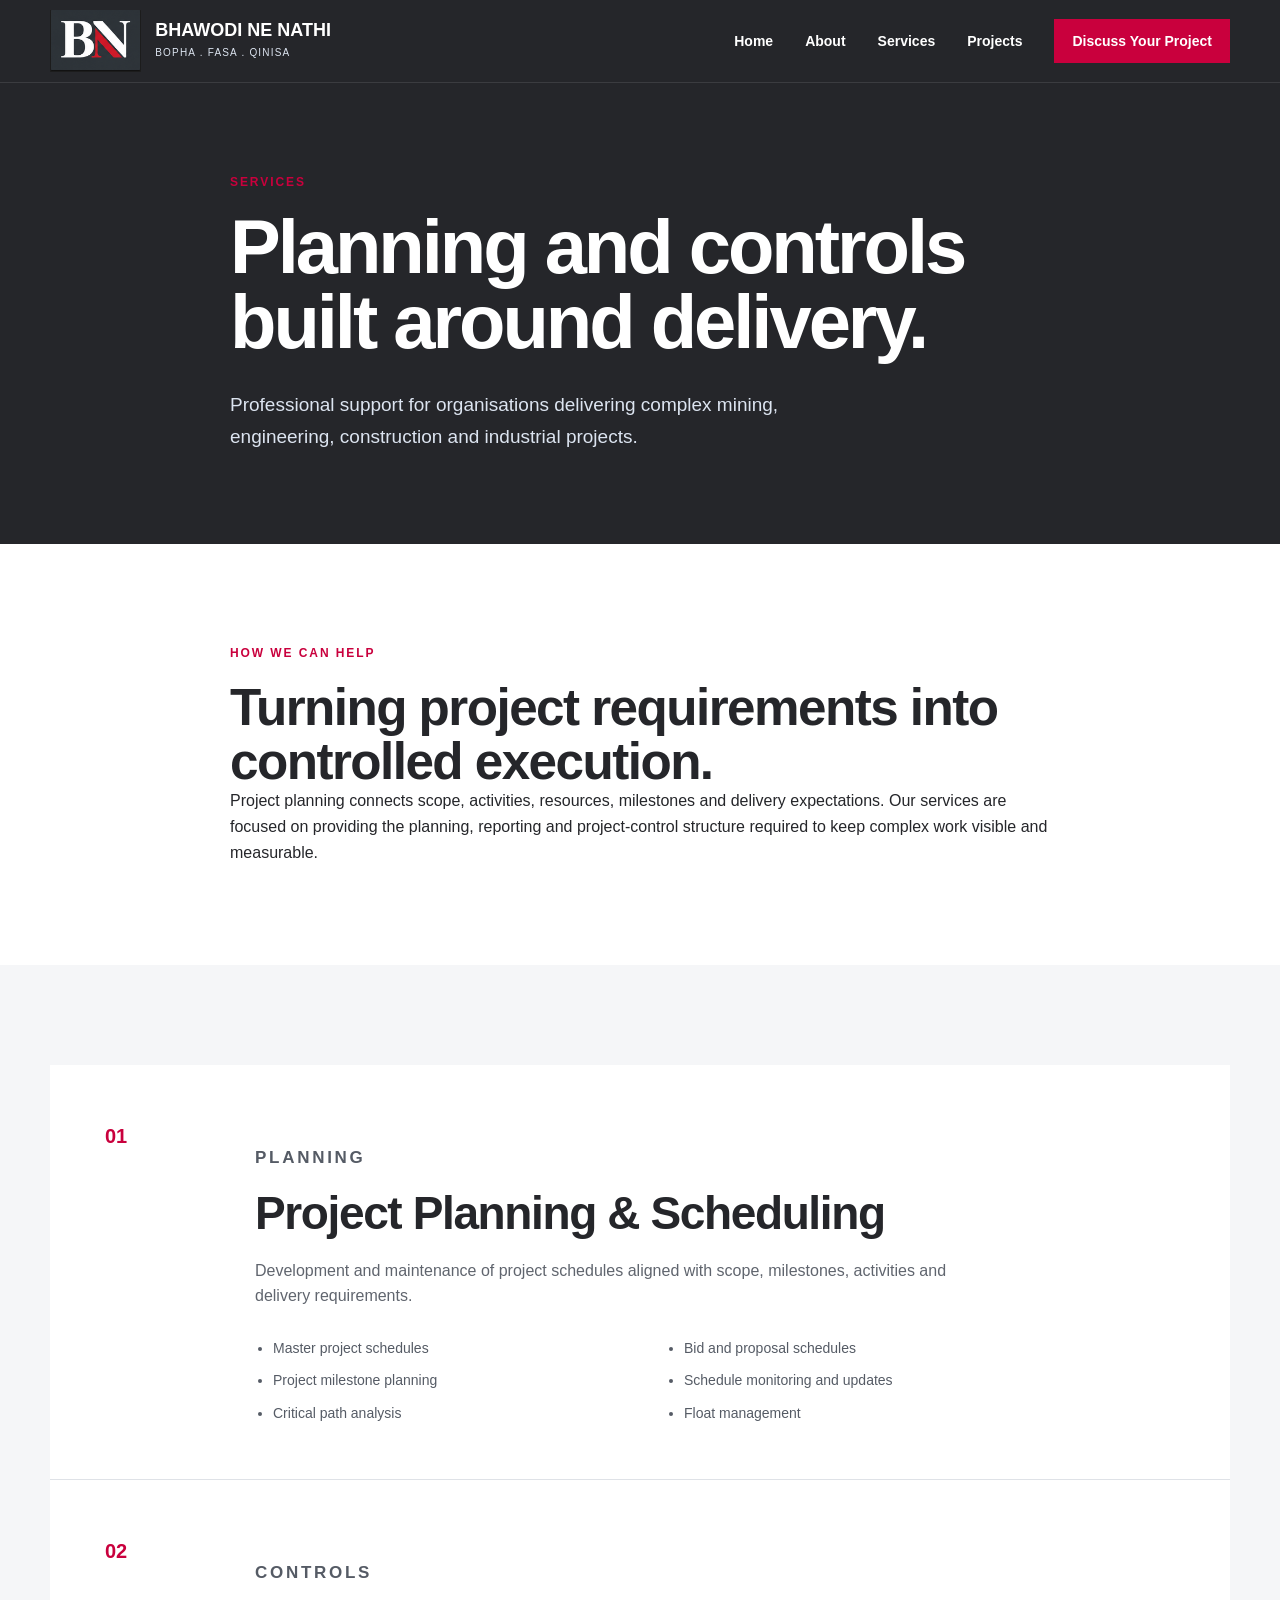
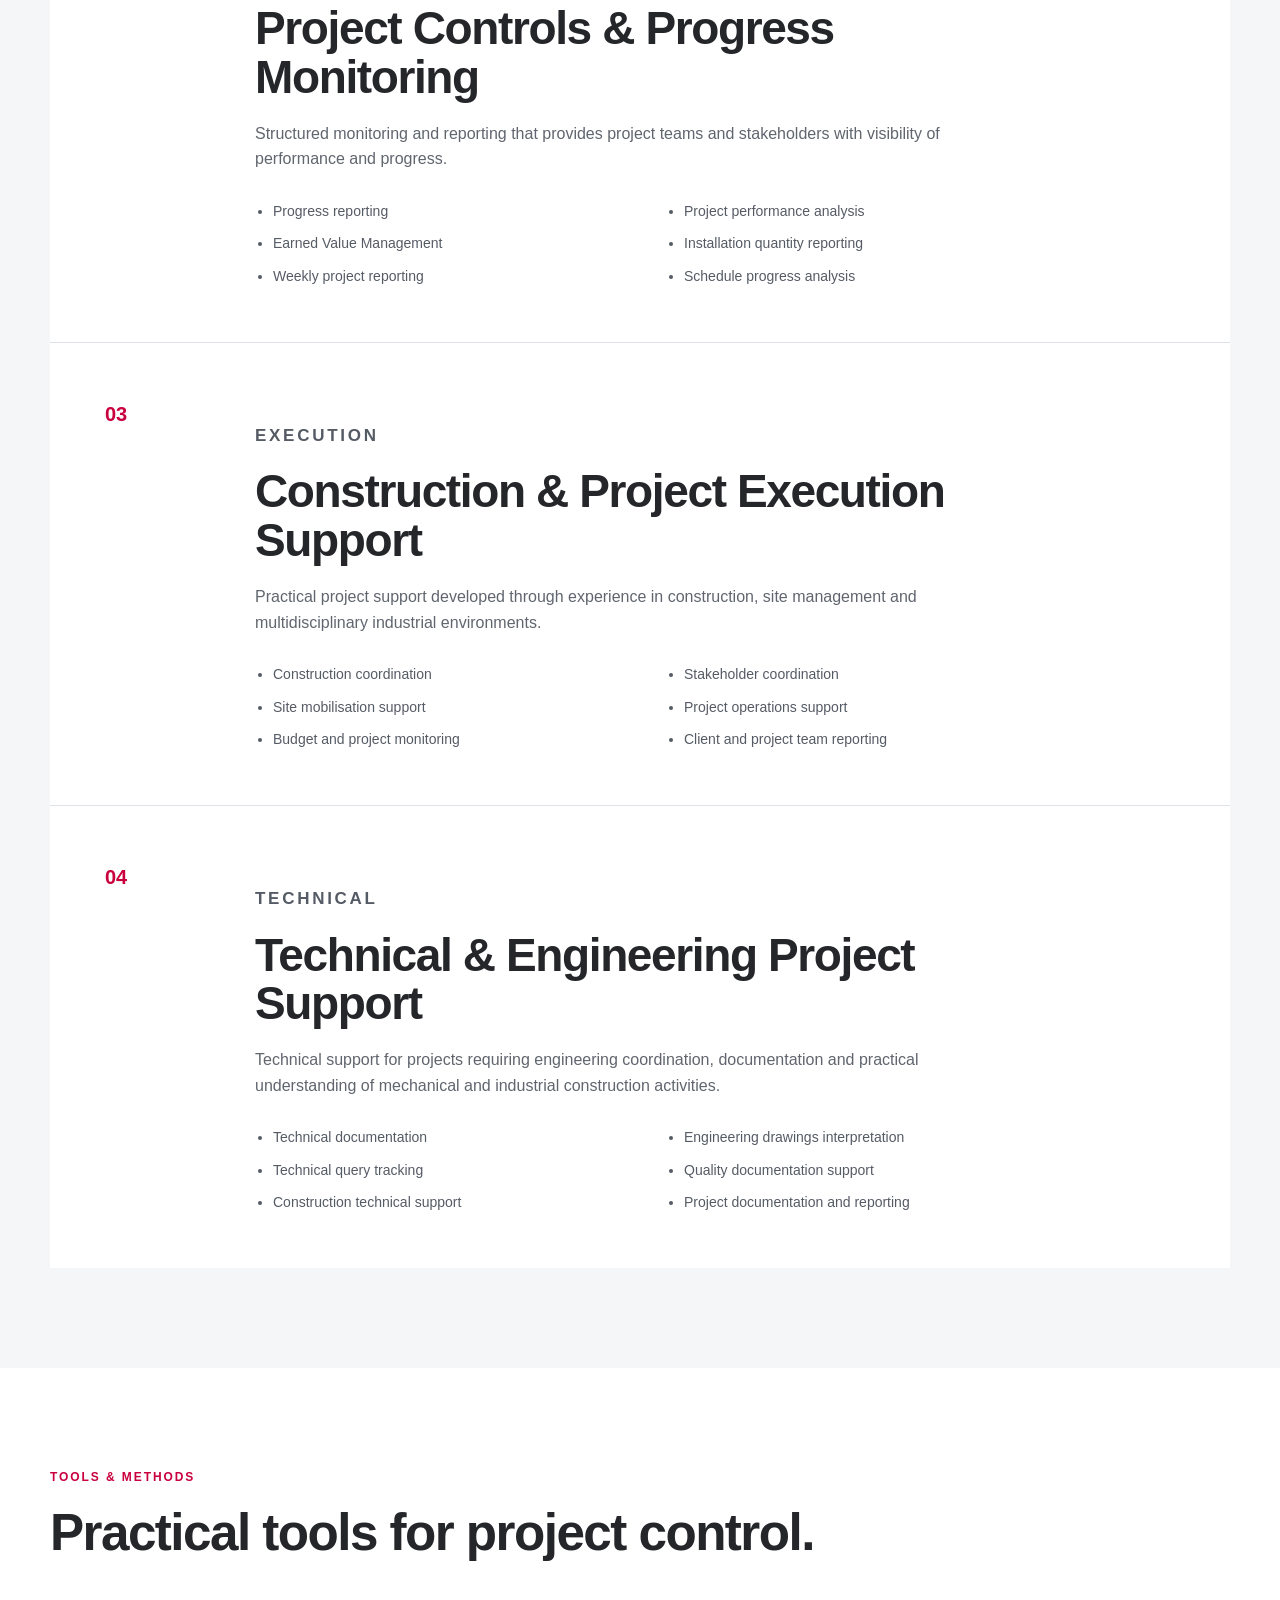
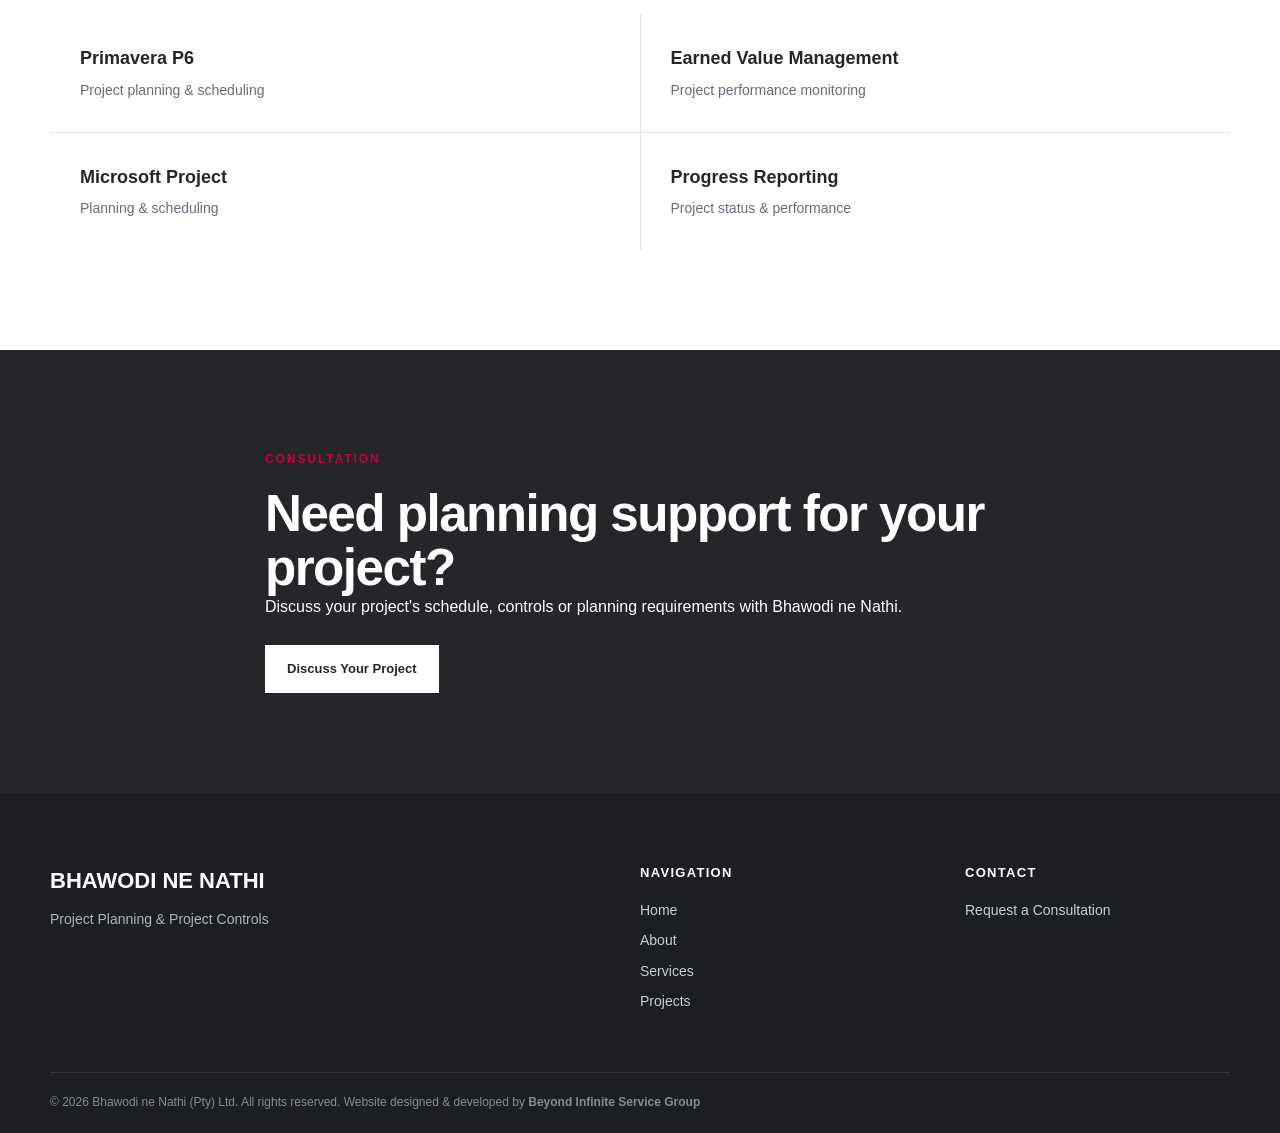
<file: services/index.html>
<!DOCTYPE html>
<html lang="en">
<head>
    <script async src="https://www.googletagmanager.com/gtag/js?id=G-WDQGR4S6C7"></script>
    <script>
        window.dataLayer = window.dataLayer || [];
        function gtag(){dataLayer.push(arguments);}
        gtag('js', new Date());

        gtag('config', 'G-WDQGR4S6C7');
    </script>
    <meta charset="UTF-8">

    <meta
        name="viewport"
        content="width=device-width, initial-scale=1.0"
    >

    <link
        rel="icon"
        type="image/svg+xml"
        href="../favicon/logo.svg"
    >

    <link
        rel="canonical"
        href="https://www.bhawodinenathi.co.za/services/"
    >

    <title>Services | Bhawodi ne Nathi</title>

    <meta
        name="description"
        content="Project planning, scheduling, project controls, progress monitoring and technical project support for mining, engineering, construction and industrial projects."
    >

    <link
        rel="stylesheet"
        href="../assets/css/style.css"
    >
</head>

<body>

    <!-- =========================
         HEADER
    ========================== -->

    <header class="site-header">

        <div class="container nav-container">

            <a href="../" class="brand">
                <span class="brand-mark">
                    <img 
                        src="../assets/images/branding/logo.png" 
                        alt="Bhawodi ne Nathi" 
                        class="navbar-logo">
                </span>

                <span class="brand-text">
                    <strong>BHAWODI NE NATHI</strong>
                    <small>Bopha . Fasa . Qinisa</small>
                </span>
            </a>

            <button
                class="mobile-menu-toggle"
                type="button"
                aria-label="Open navigation"
                aria-expanded="false"
            >
                <span></span>
                <span></span>
                <span></span>
            </button>

            <nav class="main-nav" aria-label="Main navigation">

                <a href="../">Home</a>

                <a href="../about/">About</a>

                <a href="../services/">Services</a>

                <a href="../projects/">Projects</a>

                <a
                    href="../consultation/"
                    class="nav-cta"
                    data-track="consultation_cta"
                    data-location="services_page"
                >
                    Discuss Your Project
                </a>

            </nav>

        </div>

    </header>


    <main>

        <!-- =========================
             HERO
        ========================== -->

        <section class="hero page-hero">

            <div class="container narrow">

                <p class="eyebrow">
                    SERVICES
                </p>

                <h1>
                    Planning and controls
                    built around delivery.
                </h1>

                <p class="hero-text">
                    Professional support for organisations
                    delivering complex mining, engineering,
                    construction and industrial projects.
                </p>

            </div>

        </section>


        <!-- =========================
             SERVICE INTRO
        ========================== -->

        <section class="section">

            <div class="container narrow">

                <p class="eyebrow">
                    HOW WE CAN HELP
                </p>

                <h2>
                    Turning project requirements
                    into controlled execution.
                </h2>

                <p>
                    Project planning connects scope, activities,
                    resources, milestones and delivery expectations.
                    Our services are focused on providing the planning,
                    reporting and project-control structure required
                    to keep complex work visible and measurable.
                </p>

            </div>

        </section>


        <!-- =========================
             SERVICES
        ========================== -->

        <section class="section section-light">

            <div class="container">

                <div class="service-list">

                    <!-- SERVICE 01 -->

                    <article class="service-detail">

                        <div class="service-detail-number">
                            01
                        </div>

                        <div>

                            <p class="eyebrow">
                                PLANNING
                            </p>

                            <h2>
                                Project Planning &
                                Scheduling
                            </h2>

                            <p>
                                Development and maintenance of
                                project schedules aligned with scope,
                                milestones, activities and delivery
                                requirements.
                            </p>

                            <ul>
                                <li>
                                    Master project schedules
                                </li>

                                <li>
                                    Bid and proposal schedules
                                </li>

                                <li>
                                    Project milestone planning
                                </li>

                                <li>
                                    Schedule monitoring and updates
                                </li>

                                <li>
                                    Critical path analysis
                                </li>

                                <li>
                                    Float management
                                </li>
                            </ul>

                        </div>

                    </article>


                    <!-- SERVICE 02 -->

                    <article class="service-detail">

                        <div class="service-detail-number">
                            02
                        </div>

                        <div>

                            <p class="eyebrow">
                                CONTROLS
                            </p>

                            <h2>
                                Project Controls &
                                Progress Monitoring
                            </h2>

                            <p>
                                Structured monitoring and reporting
                                that provides project teams and
                                stakeholders with visibility of
                                performance and progress.
                            </p>

                            <ul>
                                <li>
                                    Progress reporting
                                </li>

                                <li>
                                    Project performance analysis
                                </li>

                                <li>
                                    Earned Value Management
                                </li>

                                <li>
                                    Installation quantity reporting
                                </li>

                                <li>
                                    Weekly project reporting
                                </li>

                                <li>
                                    Schedule progress analysis
                                </li>
                            </ul>

                        </div>

                    </article>


                    <!-- SERVICE 03 -->

                    <article class="service-detail">

                        <div class="service-detail-number">
                            03
                        </div>

                        <div>

                            <p class="eyebrow">
                                EXECUTION
                            </p>

                            <h2>
                                Construction &
                                Project Execution Support
                            </h2>

                            <p>
                                Practical project support developed
                                through experience in construction,
                                site management and multidisciplinary
                                industrial environments.
                            </p>

                            <ul>
                                <li>
                                    Construction coordination
                                </li>

                                <li>
                                    Stakeholder coordination
                                </li>

                                <li>
                                    Site mobilisation support
                                </li>

                                <li>
                                    Project operations support
                                </li>

                                <li>
                                    Budget and project monitoring
                                </li>

                                <li>
                                    Client and project team reporting
                                </li>
                            </ul>

                        </div>

                    </article>


                    <!-- SERVICE 04 -->

                    <article class="service-detail">

                        <div class="service-detail-number">
                            04
                        </div>

                        <div>

                            <p class="eyebrow">
                                TECHNICAL
                            </p>

                            <h2>
                                Technical & Engineering
                                Project Support
                            </h2>

                            <p>
                                Technical support for projects requiring
                                engineering coordination, documentation
                                and practical understanding of mechanical
                                and industrial construction activities.
                            </p>

                            <ul>
                                <li>
                                    Technical documentation
                                </li>

                                <li>
                                    Engineering drawings interpretation
                                </li>

                                <li>
                                    Technical query tracking
                                </li>

                                <li>
                                    Quality documentation support
                                </li>

                                <li>
                                    Construction technical support
                                </li>

                                <li>
                                    Project documentation and reporting
                                </li>
                            </ul>

                        </div>

                    </article>

                </div>

            </div>

        </section>


        <!-- =========================
             SOFTWARE / TOOLS
        ========================== -->

        <section class="section">

            <div class="container">

                <div class="section-heading">

                    <div>

                        <p class="eyebrow">
                            TOOLS & METHODS
                        </p>

                        <h2>
                            Practical tools for
                            project control.
                        </h2>

                    </div>

                </div>


                <div class="tool-grid">

                    <div class="tool-item">
                        <strong>Primavera P6</strong>
                        <span>
                            Project planning & scheduling
                        </span>
                    </div>

                    <div class="tool-item">
                        <strong>Earned Value Management</strong>
                        <span>
                            Project performance monitoring
                        </span>
                    </div>

                    <div class="tool-item">
                        <strong>Microsoft Project</strong>
                        <span>
                            Planning & scheduling
                        </span>
                    </div>

                    <div class="tool-item">
                        <strong>Progress Reporting</strong>
                        <span>
                            Project status & performance
                        </span>
                    </div>

                </div>

            </div>

        </section>


        <!-- =========================
             CONSULTATION CTA
        ========================== -->

        <section class="section section-dark">

            <div class="container consultation-inner">

                <p class="eyebrow">
                    CONSULTATION
                </p>

                <h2>
                    Need planning support
                    for your project?
                </h2>

                <p>
                    Discuss your project's schedule,
                    controls or planning requirements
                    with Bhawodi ne Nathi.
                </p>

                <a
                    href="/#consultation"
                    class="button button-light"
                    data-track="consultation_cta"
                    data-location="services_page"
                >
                    Discuss Your Project
                </a>

            </div>

        </section>

    </main>


    <!-- =========================
         FOOTER
    ========================== -->

    <footer class="site-footer">

        <div class="container footer-grid">

            <div>

                <div class="footer-brand">
                    BHAWODI NE NATHI
                </div>

                <p>
                    Project Planning & Project Controls
                </p>

            </div>

            <div>

                <h3>Navigation</h3>

                <a href="../">Home</a>
                <a href="../about/">About</a>
                <a href="../services/">Services</a>
                <a href="../projects/">Projects</a>

            </div>

            <div>

                <h3>Contact</h3>

                <a href="/#consultation">
                    Request a Consultation
                </a>

            </div>

        </div>

        <div class="container footer-bottom">

            <p>
                © 2026 Bhawodi ne Nathi (Pty) Ltd. All rights reserved.
                Website designed & developed by <a href="https://www.bisg.co.za/" target="_blank" data-track="developer_referral"
    data-location="footer" rel="noopener noreferrer"><strong>Beyond Infinite Service Group</strong></a>
            </p>

        </div>

    </footer>

<script src="../assets/js/main.js"></script>
</body>
</html>
</file>
<file: assets/css/style.css>
/* =========================================
   RESET
========================================= */

* {
    margin: 0;
    padding: 0;
    box-sizing: border-box;
}

html {
    scroll-behavior: smooth;
}

body {
    font-family: Arial, Helvetica, sans-serif;
    line-height: 1.6;
    color: #25262a;
    background: #ffffff;
}

img {
    max-width: 100%;
    display: block;
}

a {
    color: inherit;
    text-decoration: none;
}


/* =========================================
   BRAND
========================================= */

:root {
    --charcoal: #25262a;
    --charcoal-light: #303238;
    --light-grey: #dce4f0;
    --white: #ffffff;
    --red: #c9003d;

    --container: 1180px;
}


/* =========================================
   GLOBAL
========================================= */

.container {
    width: min(
        calc(100% - 40px),
        var(--container)
    );

    margin-inline: auto;
}

.narrow {
    max-width: 820px;
}

.section {
    padding: 100px 0;
}

.section-light {
    background: #f5f6f8;
}

.section-dark {
    background: var(--charcoal);
    color: var(--white);
}


/* =========================================
   HEADER
========================================= */

.site-header {
    background: var(--charcoal);
    color: var(--white);
    border-bottom: 1px solid rgba(255, 255, 255, 0.1);
}

.nav-container {
    min-height: 82px;

    display: flex;
    align-items: center;
    justify-content: space-between;

    gap: 40px;
}

.brand {
    display: flex;
    align-items: center;
    gap: 14px;
}

.brand-logo {
    width: 42px;
    height: 42px;

    display: grid;
    place-items: center;

    font-weight: 800;
    font-size: 15px;
}

.navbar-logo {
    height: 62px;
    width: auto;
    object-fit: contain;
    display: block;
}


.brand-text {
    display: flex;
    flex-direction: column;
}

.brand-text strong {
    font-size: 18px;
    line-height: 1.1;
}

.brand-text small {
    margin-top: 4px;

    color: var(--light-grey);

    font-size: 10px;
    letter-spacing: 0.12em;
    text-transform: uppercase;
}

.main-nav {
    display: flex;
    align-items: center;
    gap: 32px;
}

.main-nav a {
    font-size: 14px;
    font-weight: 600;
}

.main-nav a:hover {
    color: var(--red);
}

.nav-cta {
    padding: 11px 18px;

    background: var(--red);
    color: var(--white);

    font-size: 13px;
    font-weight: 700;
}


/* =========================================
   HERO
========================================= */

.hero {
    background: var(--charcoal);
    color: var(--white);

    padding: 110px 0;
}

.hero-grid {
    display: grid;
    grid-template-columns: 1.25fr 0.75fr;

    gap: 80px;

    align-items: center;
}

.eyebrow {
    margin-bottom: 18px;

    color: var(--red);

    font-size: 12px;
    font-weight: 800;

    letter-spacing: 0.16em;
    text-transform: uppercase;
}

.hero h1 {
    max-width: 780px;

    font-size: clamp(44px, 6vw, 76px);
    line-height: 0.98;

    letter-spacing: -0.04em;
}

.hero-text {
    max-width: 650px;

    margin-top: 30px;

    color: var(--light-grey);

    font-size: 19px;
    line-height: 1.7;
}

.hero-actions {
    display: flex;
    flex-wrap: wrap;

    gap: 14px;

    margin-top: 36px;
}


/* =========================================
   BUTTONS
========================================= */

.button {
    display: inline-flex;

    align-items: center;
    justify-content: center;

    min-height: 48px;

    padding: 0 22px;

    font-size: 13px;
    font-weight: 800;

    transition:
        transform 0.2s ease,
        background 0.2s ease;
}

.button:hover {
    transform: translateY(-2px);
}

.button-primary {
    background: var(--red);
    color: var(--white);
}

.button-secondary {
    border: 1px solid rgba(255, 255, 255, 0.3);
    color: var(--white);
}

.button-light {
    margin-top: 25px;

    background: var(--white);
    color: var(--charcoal);
}


/* =========================================
   PROJECT FEATURE
========================================= */

.project-highlight {
    padding: 34px;

    background: #303238;

    border-left: 4px solid var(--red);
}

.project-label {
    display: block;

    margin-bottom: 18px;

    color: var(--red);

    font-size: 11px;
    font-weight: 800;

    letter-spacing: 0.15em;
}

.project-highlight h2 {
    font-size: 28px;
    line-height: 1.15;
}

.project-highlight p {
    margin-top: 15px;

    color: var(--light-grey);
}

.project-meta {
    margin: 30px 0;

    display: grid;
    gap: 18px;
}

.project-meta div {
    display: flex;
    justify-content: space-between;

    gap: 20px;

    padding-bottom: 12px;

    border-bottom: 1px solid rgba(255, 255, 255, 0.1);
}

.project-meta span {
    color: #aeb5c0;

    font-size: 12px;
}

.project-meta strong {
    font-size: 13px;
}

.project-highlight > a {
    color: var(--red);

    font-size: 13px;
    font-weight: 800;
}


/* =========================================
   HEADINGS
========================================= */

.section h2 {
    max-width: 800px;

    font-size: clamp(34px, 4vw, 54px);
    line-height: 1.05;

    letter-spacing: -0.03em;
}

.section-light p {
    margin-top: 24px;

    color: #555b65;

    font-size: 17px;
}

.text-link {
    display: inline-block;

    margin-top: 28px;

    color: var(--red);

    font-size: 14px;
    font-weight: 800;
}


/* =========================================
   SECTION HEADING
========================================= */

.section-heading {
    display: flex;

    justify-content: space-between;
    align-items: end;

    gap: 40px;

    margin-bottom: 55px;
}


/* =========================================
   SERVICES
========================================= */

.service-grid {
    display: grid;

    grid-template-columns: repeat(2, 1fr);

    gap: 1px;

    background: #dfe2e7;
}

.service-card {
    min-height: 280px;

    padding: 40px;

    background: var(--white);
}

.service-number {
    color: var(--red);

    font-size: 13px;
    font-weight: 800;
}

.service-card h3 {
    margin-top: 25px;

    font-size: 25px;
    line-height: 1.15;
}

.service-card p {
    margin-top: 18px;

    color: #646a73;

    font-size: 15px;
}


/* =========================================
   EXPERIENCE
========================================= */

.experience-grid {
    display: grid;

    grid-template-columns: 0.8fr 1.2fr;

    gap: 100px;
}

.experience-grid p {
    margin-bottom: 20px;

    color: var(--light-grey);

    font-size: 17px;
}


/* =========================================
   CONSULTATION
========================================= */

.consultation {
    text-align: center;
}

.consultation-inner {
    max-width: 750px;
}

.consultation h2 {
    margin-inline: auto;
}

.consultation p:not(.eyebrow) {
    max-width: 620px;

    margin: 25px auto;

    color: #60656e;

    font-size: 17px;
}


/* =========================================
   FOOTER
========================================= */

.site-footer {
    padding-top: 70px;

    background: #1d1e21;
    color: var(--white);
}

.footer-grid {
    display: grid;

    grid-template-columns: 2fr 1fr 1fr;

    gap: 60px;
}

.footer-brand {
    font-size: 22px;
    font-weight: 800;
}

.footer-grid p {
    margin-top: 10px;

    color: #aeb5c0;

    font-size: 14px;
}

.footer-grid h3 {
    margin-bottom: 15px;

    font-size: 13px;
    text-transform: uppercase;
    letter-spacing: 0.1em;
}

.footer-grid a {
    display: block;

    margin-top: 8px;

    color: #c9ced6;

    font-size: 14px;
}

.footer-grid a:hover {
    color: var(--red);
}

.footer-bottom {
    margin-top: 60px;

    padding: 20px 0;

    border-top: 1px solid rgba(255, 255, 255, 0.1);
}

.footer-bottom p {
    color: #858b94;

    font-size: 12px;
}


/* =========================================
   RESPONSIVE
========================================= */

@media (max-width: 900px) {

    .main-nav {
        display: none;
    }

    .hero-grid,
    .experience-grid {
        grid-template-columns: 1fr;
    }

    .hero {
        padding: 80px 0;
    }

    .hero-grid {
        gap: 50px;
    }

    .experience-grid {
        gap: 40px;
    }

    .footer-grid {
        grid-template-columns: 1fr 1fr;
    }
}


@media (max-width: 600px) {

    .container {
        width: min(
            calc(100% - 28px),
            var(--container)
        );
    }

    .section {
        padding: 70px 0;
    }

    .nav-container {
        min-height: 70px;
    }

    .brand-text small {
        display: none;
    }

    .nav-cta {
        display: none;
    }

    .hero h1 {
        font-size: 45px;
    }

    .hero-text {
        font-size: 17px;
    }

    .hero-actions {
        flex-direction: column;
    }

    .button {
        width: 100%;
    }

    .project-highlight {
        padding: 25px;
    }

    .project-meta div {
        flex-direction: column;
        gap: 4px;
    }

    .section-heading {
        flex-direction: column;
        align-items: start;
    }

    .service-grid {
        grid-template-columns: 1fr;
    }

    .service-card {
        min-height: auto;
    }

    .footer-grid {
        grid-template-columns: 1fr;
    }
}
/* =========================================
   INNER PAGE HERO
========================================= */

.page-hero {
    padding: 90px 0;
}

.page-hero h1 {
    max-width: 850px;
}


/* =========================================
   ABOUT
========================================= */

.about-grid {
    display: grid;

    grid-template-columns: 0.8fr 1.2fr;

    gap: 100px;
}

.about-copy p {
    margin-bottom: 24px;

    color: #555b65;

    font-size: 17px;
}


/* =========================================
   PRINCIPAL
========================================= */

.principal-grid {
    display: grid;

    grid-template-columns: 0.65fr 1.35fr;

    gap: 80px;
}
.principal-logo {
    width: 42px;
    height: 42px;

    display: grid;
    place-items: center;

    font-weight: 800;
    font-size: 15px;
}

.principal-initials {
    width: 90px;
    height: 90px;

    display: grid;
    place-items: center;

    margin-bottom: 25px;

    background: var(--charcoal);
    color: var(--white);

    font-size: 24px;
    font-weight: 800;

    border-bottom: 5px solid var(--red);
}

.principal-intro h3 {
    font-size: 28px;
}

.principal-intro p {
    margin-top: 8px;

    color: #666c75;
}

.principal-content p {
    margin-bottom: 24px;

    color: #555b65;

    font-size: 17px;
}


/* =========================================
   CREDENTIALS
========================================= */

.credential-grid {
    display: grid;

    grid-template-columns: repeat(4, 1fr);

    gap: 1px;

    margin-top: 55px;

    background: #dfe2e7;
}

.credential-card {
    min-height: 260px;

    padding: 32px;

    background: var(--white);
}

.credential-card > span {
    color: var(--red);

    font-size: 13px;
    font-weight: 800;
}

.credential-card h3 {
    margin-top: 30px;

    font-size: 21px;
    line-height: 1.2;
}

.credential-card p {
    margin-top: 15px;

    color: #666c75;

    font-size: 14px;
}


/* =========================================
   SERVICE LIST
========================================= */

.service-list {
    display: flex;
    flex-direction: column;

    gap: 1px;

    background: #dfe2e7;
}

.service-detail {
    display: grid;

    grid-template-columns: 100px 1fr;

    gap: 50px;

    padding: 55px;

    background: var(--white);
}

.service-detail-number {
    color: var(--red);

    font-size: 20px;
    font-weight: 800;
}

.service-detail h2 {
    max-width: 700px;

    font-size: clamp(30px, 4vw, 46px);
}

.service-detail > div > p:not(.eyebrow) {
    max-width: 750px;

    margin-top: 20px;

    color: #60656e;

    font-size: 16px;
}

.service-detail ul {
    display: grid;

    grid-template-columns: repeat(2, 1fr);

    gap: 10px 40px;

    max-width: 800px;

    margin-top: 28px;

    padding-left: 18px;

    color: #555b65;

    font-size: 14px;
}


/* =========================================
   TOOLS
========================================= */

.tool-grid {
    display: grid;

    grid-template-columns: repeat(2, 1fr);

    gap: 1px;

    margin-top: 50px;

    background: #dfe2e7;
}

.tool-item {
    display: flex;
    flex-direction: column;

    padding: 30px;

    background: var(--white);
}

.tool-item strong {
    font-size: 18px;
}

.tool-item span {
    margin-top: 6px;

    color: #666c75;

    font-size: 14px;
}


/* =========================================
   FEATURED PROJECT
========================================= */

.featured-project {
    display: grid;

    grid-template-columns: 1.2fr 0.8fr;

    margin-top: 35px;

    background: var(--charcoal);

    color: var(--white);
}

.featured-project-main {
    padding: 55px;
}

.featured-project-side {
    padding: 55px;

    background: #303238;

    border-left: 4px solid var(--red);
}

.project-status {
    display: inline-block;

    margin-bottom: 25px;

    color: var(--red);

    font-size: 11px;
    font-weight: 800;

    letter-spacing: 0.14em;
}

.featured-project h2 {
    max-width: 700px;

    font-size: clamp(36px, 5vw, 60px);
    line-height: 1.02;
}

.featured-project-description {
    max-width: 700px;

    margin-top: 25px;

    color: var(--light-grey);

    font-size: 17px;
}

.project-scope {
    display: grid;

    grid-template-columns: repeat(2, 1fr);

    gap: 20px;

    margin-top: 45px;
}

.project-scope div {
    padding-top: 15px;

    border-top: 1px solid rgba(255, 255, 255, 0.15);
}

.project-scope span {
    display: block;

    color: #aeb5c0;

    font-size: 11px;
    text-transform: uppercase;
    letter-spacing: 0.08em;
}

.project-scope strong {
    display: block;

    margin-top: 7px;

    font-size: 14px;
}

.featured-project-side p:not(.eyebrow) {
    margin-bottom: 22px;

    color: var(--light-grey);

    font-size: 15px;
}


/* =========================================
   PROJECT CARDS
========================================= */

.project-list {
    display: grid;

    grid-template-columns: repeat(2, 1fr);

    gap: 1px;

    background: #dfe2e7;
}

.project-card {
    min-height: 370px;

    padding: 38px;

    background: var(--white);
}

.project-card-header {
    display: flex;

    justify-content: space-between;

    gap: 20px;

    color: var(--red);

    font-size: 11px;
    font-weight: 800;

    text-transform: uppercase;
    letter-spacing: 0.08em;
}

.project-card h3 {
    margin-top: 30px;

    font-size: 27px;
    line-height: 1.1;
}

.project-client {
    margin-top: 10px;

    color: #777d86;

    font-size: 12px;
    font-weight: 700;
}

.project-card > p:not(.project-client) {
    margin-top: 20px;

    color: #60656e;

    font-size: 15px;
}

.project-role {
    display: inline-block;

    margin-top: 25px;

    padding: 7px 10px;

    background: #f0f1f3;

    color: #555b65;

    font-size: 11px;
    font-weight: 800;
}


/* =========================================
   RESPONSIVE INNER PAGES
========================================= */

@media (max-width: 900px) {

    .about-grid,
    .principal-grid,
    .featured-project {
        grid-template-columns: 1fr;
    }

    .about-grid,
    .principal-grid {
        gap: 45px;
    }

    .credential-grid {
        grid-template-columns: repeat(2, 1fr);
    }

    .featured-project-side {
        border-left: 0;
        border-top: 4px solid var(--red);
    }

    .project-list {
        grid-template-columns: 1fr;
    }

    .service-detail {
        grid-template-columns: 60px 1fr;

        gap: 25px;

        padding: 40px 30px;
    }
}


@media (max-width: 600px) {

    .page-hero {
        padding: 70px 0;
    }

    .credential-grid,
    .tool-grid {
        grid-template-columns: 1fr;
    }

    .service-detail {
        grid-template-columns: 1fr;

        gap: 10px;

        padding: 35px 25px;
    }

    .service-detail ul {
        grid-template-columns: 1fr;
    }

    .featured-project-main,
    .featured-project-side {
        padding: 30px 25px;
    }

    .project-scope {
        grid-template-columns: 1fr;
    }

    .project-card {
        min-height: auto;

        padding: 30px 25px;
    }
}
/* =========================================
   CONSULTATION PAGE
========================================= */

.consultation-grid {
    display: grid;
    grid-template-columns: .8fr 1.2fr;
    gap: 100px;
    align-items: start;
}

.consultation-intro h2 {
    max-width: 600px;
}

.consultation-intro > p:not(.eyebrow) {
    max-width: 600px;
    margin-top: 25px;
    color: #555b65;
    font-size: 17px;
}

.consultation-points {
    display: grid;
    gap: 1px;
    margin-top: 45px;
    background: #dfe2e7;
}

.consultation-points div {
    padding: 24px;
    background: #fff;
}

.consultation-points strong {
    display: block;
    font-size: 15px;
}

.consultation-points span {
    display: block;
    margin-top: 6px;
    color: #666c75;
    font-size: 13px;
}


/* FORM */

.form-wrapper {
    padding: 45px;
    background: #fff;
    border-top: 4px solid var(--red);
}

.consultation-form {
    display: flex;
    flex-direction: column;
    gap: 22px;
}

.form-row {
    display: grid;
    grid-template-columns: repeat(2, 1fr);
    gap: 20px;
}

.form-group {
    display: flex;
    flex-direction: column;
}

.form-group label {
    margin-bottom: 8px;
    color: var(--charcoal);
    font-size: 12px;
    font-weight: 800;
    letter-spacing: .04em;
}

.form-group input,
.form-group select,
.form-group textarea {
    width: 100%;
    padding: 14px 15px;
    border: 1px solid #d5d9df;
    background: #fafafa;
    color: var(--charcoal);
    font-family: inherit;
    font-size: 14px;
    outline: none;
    transition:
        border-color .2s ease,
        background .2s ease;
}

.form-group textarea {
    resize: vertical;
    min-height: 160px;
}

.form-group input:focus,
.form-group select:focus,
.form-group textarea:focus {
    border-color: var(--charcoal);
    background: #fff;
}

.form-group.has-error input,
.form-group.has-error select,
.form-group.has-error textarea {
    border-color: var(--red);
}

.form-error {
    display: none;
    margin-top: 6px;
    color: var(--red);
    font-size: 11px;
}

.form-group.has-error .form-error {
    display: block;
}

.form-submit {
    width: fit-content;
    border: 0;
    cursor: pointer;
}

.form-status {
    display: none;
    padding: 15px;
    font-size: 13px;
}

.form-status.success {
    display: block;
    background: #eef6f0;
    color: #315c3b;
}

.form-status.error {
    display: block;
    background: #fbecef;
    color: #8c1839;
}


/* MOBILE */

@media(max-width:900px) {

    .consultation-grid {
        grid-template-columns: 1fr;
        gap: 50px;
    }

}

@media(max-width:600px) {

    .form-wrapper {
        padding: 30px 22px;
    }

    .form-row {
        grid-template-columns: 1fr;
    }

    .form-submit {
        width: 100%;
    }

}

/* =========================================
   MOBILE NAVIGATION
========================================= */

.mobile-menu-toggle {
    display: none;
    width: 42px;
    height: 42px;
    padding: 9px;
    border: 1px solid rgba(255,255,255,.2);
    background: transparent;
    cursor: pointer;
}

.mobile-menu-toggle span {
    display: block;
    height: 2px;
    margin: 5px 0;
    background: var(--white);
    transition: transform .2s ease, opacity .2s ease;
}

.main-nav a.active {
    color: var(--red);
}


/* =========================================
   SCROLL REVEAL
========================================= */

.reveal {
    opacity: 0;
    transform: translateY(20px);
    transition:
        opacity .6s ease,
        transform .6s ease;
}

.reveal.is-visible {
    opacity: 1;
    transform: translateY(0);
}


@media(max-width:900px) {

    .mobile-menu-toggle {
        display: block;
    }

    .main-nav {
        position: absolute;
        top: 82px;
        left: 0;
        right: 0;

        display: flex;
        flex-direction: column;
        align-items: stretch;
        gap: 0;

        padding: 15px 20px 25px;

        background: var(--charcoal);

        border-top: 1px solid rgba(255,255,255,.1);

        opacity: 0;
        visibility: hidden;
        transform: translateY(-10px);

        transition:
            opacity .2s ease,
            transform .2s ease,
            visibility .2s ease;

        z-index: 100;
    }

    .main-nav.is-open {
        opacity: 1;
        visibility: visible;
        transform: translateY(0);
    }

    .main-nav a {
        padding: 15px 5px;
    }

    .main-nav .nav-cta {
        margin-top: 10px;
        text-align: center;
    }

}


@media(max-width:600px) {

    .main-nav {
        top: 70px;
    }

}
</file>
